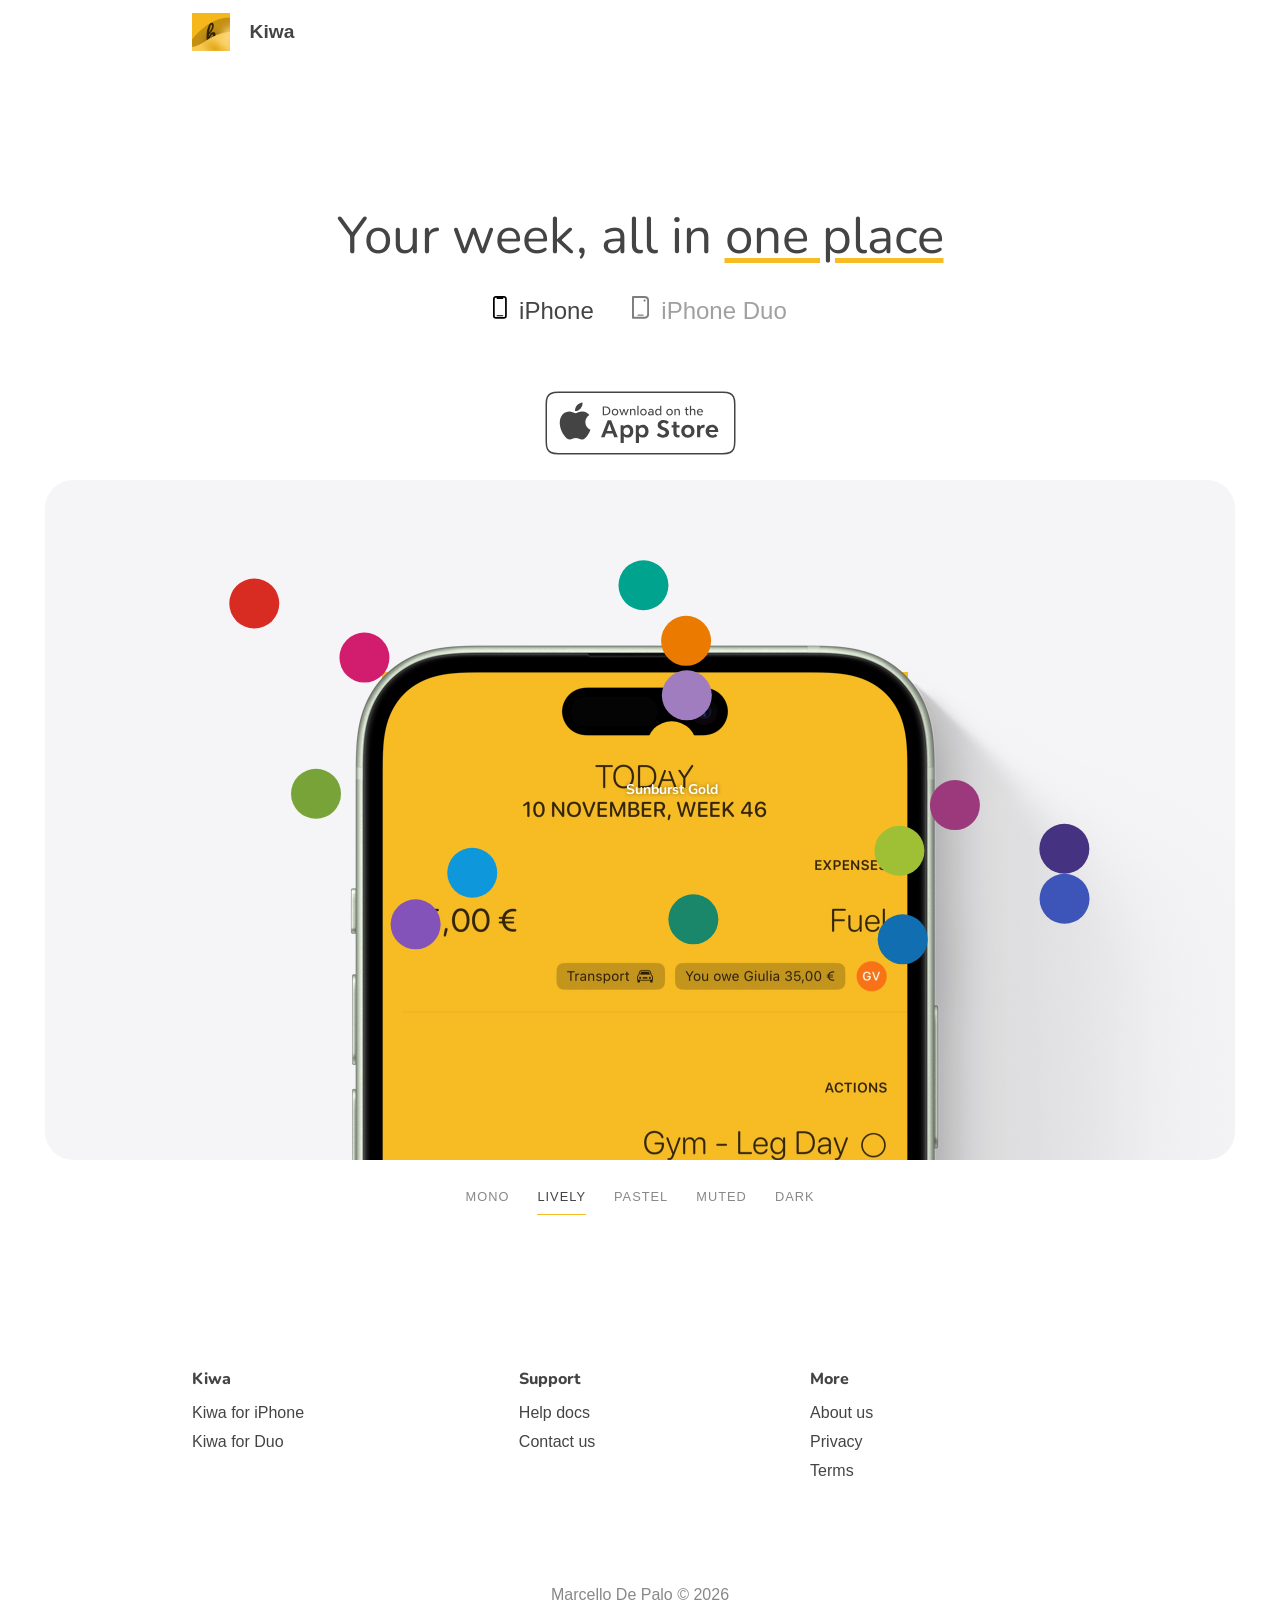
<file: index.html>
<!DOCTYPE html>
<html lang="en">
	<head>
		<meta http-equiv="Content-Type" content="text/html; charset=UTF-8">
		<meta name="viewport" content="width=device-width, initial-scale=1.0">

		<link rel="stylesheet" href="./resources/screen.css" media="all">
		<link rel="stylesheet" href="./resources/home.css" media="all">
		<link rel="stylesheet" href="./resources/overview.built.css" type="text/css" />
		<link rel="stylesheet" href="./resources/mondays.css?v=4" type="text/css" />

		<title>Kiwa</title>
		<link rel="icon" type="image/png" href="./resources/logo.png">

		<meta name="description" content="Your week, all in one place">

		<meta property="og:url" content="#">
		<meta property="og:title" content="Kiwa">
		<meta property="og:site_name" content="Kiwa">
		<meta property="og:type" content="website">
		<meta property="og:description" content="Kiwa brings your calendar, actions and expenses together in one timeline.">

		<link rel="preconnect" href="https://fonts.googleapis.com">
		<link rel="preconnect" href="https://fonts.gstatic.com" crossorigin>
		<link href="https://fonts.googleapis.com/css2?family=Nunito:ital,wght@0,200..1000;1,200..1000&display=swap" rel="stylesheet">
	</head>

	<body>
    <nav class="navigation" data-navigation-bar="">
      <div class="navigation-container wrapper">
          <a href="index.html" class="navigation-logo-container">
              <img class="navigation-logo" src="./resources/logo.png" alt="" data-theme-logo>
              <span><b>Kiwa</b></span>
          </a>
      </div>
    </nav>

  <main aria-role="main" class="homepage">
    <section class="section section-highlights">
      <div data-apps-hero="iphone">
        <div class="apps-hero-container wrapper">
          <h1>Your week, all in <u>one place</u></h1>
          <div class="apps-toggles-container" role="tablist">
            <div class="apps-toggle" data-apps-toggle="iphone" role="tab" tabindex="0">
              <span class="toggle-icon">
                <svg width="13.804" height="22.741" xmlns="http://www.w3.org/2000/svg"><path d="M2.922 22.741h7.96c.88 0 1.588-.256 2.121-.768.534-.512.8-1.187.8-2.025V2.793c0-.838-.266-1.513-.8-2.025C12.47.256 11.763 0 10.882 0h-7.96C2.048 0 1.342.256.806.768.269 1.28 0 1.955 0 2.793v17.155c0 .838.269 1.513.806 2.025s1.242.768 2.116.768Zm.225-1.730c-.458 0-.809-.116-1.052-.348-.244-.233-.366-.564-.366-.994V3.072c0-.43.122-.76.366-.993.243-.233.594-.35 1.052-.35h7.52c.451 0 .798.117 1.042.35.243.232.365.564.365.993V19.67c0 .43-.122.76-.365.994-.244.232-.59.349-1.042.349h-7.52Zm.935-.783h5.661a.48.48 0 0 0 .355-.14.494.494 0 0 0 .14-.365c0-.15-.047-.27-.14-.36a.49.49 0 0 0-.355-.134H4.082a.51.51 0 0 0-.36.134.467.467 0 0 0-.145.36.484.484 0 0 0 .505.505Zm.236-17.252h5.189c.222 0 .4-.07.532-.21a.756.756 0 0 0 .198-.542v-.495h-6.66v.495c0 .222.068.402.204.542.136.14.315.21.537.21Z" fill="#000" fill-rule="nonzero"></path></svg>
              </span>
              <span>iPhone</span>
            </div>
            <div class="apps-toggle" data-apps-toggle="duo" role="tab" tabindex="0">
              <span class="toggle-icon">
                <!-- SF Symbol "iphone.duo" (iOS 27.2), monochrome layer -->
                <svg width="17.16" height="22.741" viewBox="0 0 67.813 89.848" xmlns="http://www.w3.org/2000/svg"><path d="M23.93 77.904L43.832 77.904C45.191 77.904 46.109 76.987 46.109 75.627C46.109 74.229 45.191 73.351 43.832 73.351L23.93 73.351C22.622 73.351 21.642 74.229 21.642 75.627C21.642 76.987 22.622 77.904 23.93 77.904ZM49.74 22.564C52.051 22.564 53.971 20.644 53.971 18.271C53.971 15.949 52.051 14.04 49.74 14.04C47.367 14.04 45.469 15.949 45.469 18.271C45.469 20.644 47.367 22.564 49.74 22.564ZM4.316 89.848L49.632 89.848C61.305 89.848 67.813 83.351 67.813 71.667L67.813 18.17C67.813 6.497 61.305 0 49.632 0L4.316 0C1.71 0 0 1.71 0 4.305L0 85.543C0 88.137 1.71 89.848 4.316 89.848ZM9.418 81.948C8.279 81.948 7.849 81.517 7.849 80.39L7.849 9.457C7.849 8.33 8.279 7.9 9.418 7.9L49.088 7.9C56.033 7.9 59.902 11.757 59.902 18.713L59.902 71.134C59.902 78.09 56.033 81.948 49.088 81.948Z" fill="#000" fill-rule="nonzero"></path></svg>
              </span>
              <span>iPhone Duo</span>
            </div>
            <div class="apps-toggle" data-apps-toggle="mac" role="tab" tabindex="0">
              <span class="toggle-icon">
                <svg width="30.98" height="18" xmlns="http://www.w3.org/2000/svg"><path d="M1.214 18h28.553c.336 0 .623-.12.859-.36s.354-.528.354-.865c0-.336-.118-.624-.354-.864a1.162 1.162 0 0 0-.86-.36H1.215c-.337 0-.623.12-.86.36-.236.24-.354.528-.354.864 0 .337.118.625.354.865.237.24.523.36.86.36Zm2.352-1.654h1.73V3.283c0-.344.086-.601.258-.773.172-.172.43-.258.773-.258h18.326c.344 0 .602.086.774.258.172.172.258.43.258.773v13.063h1.73V2.8c0-.752-.196-1.32-.586-1.703-.39-.383-.962-.575-1.714-.575H5.865c-.709 0-1.270.192-1.680.575-.413.383-.619.95-.619 1.703v13.546Z" fill="#000" fill-rule="nonzero"></path></svg>
              </span>
              <span>Mac</span>
            </div>
            <div class="apps-toggle" data-apps-toggle="ipad" role="tab" tabindex="0">
              <span class="toggle-icon">
                <svg width="18" height="24" xmlns="http://www.w3.org/2000/svg"><path d="M.154 21.504c0 .845.274 1.529.822 2.052.547.522 1.265.784 2.153.784h12c.887 0 1.605-.262 2.153-.784.548-.523.822-1.207.822-2.052V2.984c0-.852-.274-1.540-.822-2.062-.548-.523-1.266-.784-2.154-.784H3.13c-.888 0-1.606.261-2.153.784-.548.523-.822 1.210-.822 2.062v18.52Zm1.73-.29V3.274c0-.444.128-.79.386-1.036.258-.247.616-.37 1.074-.37h11.57c.458 0 .816.123 1.074.37.258.247.387.592.387 1.036v17.94c0 .437-.13.779-.387 1.026-.258.247-.616.37-1.074.37H3.344c-.458 0-.816-.123-1.074-.37-.258-.247-.387-.59-.387-1.026Zm4.2.58h6.09c.15 0 .272-.047.366-.14a.494.494 0 0 0 .14-.365c0-.15-.047-.27-.14-.36a.505.505 0 0 0-.366-.134h-6.09a.49.49 0 0 0-.355.134.476.476 0 0 0-.14.36c0 .15.047.272.14.365a.48.48 0 0 0 .354.14Z" fill="#000" fill-rule="nonzero"></path></svg>
              </span>
              <span>iPad</span>
            </div>
          </div>
          <div class="apps-buttons-container">
            <a class="apps-app-store-button" href="https://apps.apple.com/app/kiwa-calendar-planner/id6812842564"><img src="./resources/download app store.svg" alt="Download on the App Store"></a>
            <span class="apps-coming-soon">Coming soon</span>
          </div>
        </div>
        <div class="highlights-content" data-component-list="HighlightsGallery" id="highlights-gallery">
          <div class="media-gallery-wrapper">
            <div class="media-gallery-limiter">
              <div id="media-gallery" class="gallery media-gallery media-gallery-initialized" aria-label="media-gallery">
                <div class="item-container">

                  <div class="gallery-item media-gallery-item-iphone" data-ac-gallery-item="iphone" role="tabpanel">
                    <figure role="img" class="gallery-figure" aria-label="Kiwa on iPhone">
                      <div class="positioned-media-element startframe"></div>
                      <div class="positioned-media-element hardware"></div>
                    </figure>
                  </div>

                  <div class="gallery-item media-gallery-item-duo" data-ac-gallery-item="duo" role="tabpanel">
                    <figure role="img" class="gallery-figure" aria-label="Kiwa on iPhone Duo, open with two panes side by side">
                      <div class="duo-device">
                        <div class="duo-screen">
                          
                          
                        </div>
                      </div>
                    </figure>
                  </div>

                  <div class="gallery-item media-gallery-item-mac" data-ac-gallery-item="mac" role="tabpanel">
                    <figure role="img" class="gallery-figure gallery-figure-soon" aria-label="Kiwa for Mac is coming soon">
                      <div class="soon-card">
                        <img src="./resources/logo.png" alt="">
                        <p class="soon-title">Kiwa for Mac</p>
                        <p class="soon-subtitle">Coming soon</p>
                      </div>
                    </figure>
                  </div>

                  <div class="gallery-item media-gallery-item-ipad" data-ac-gallery-item="ipad" role="tabpanel">
                    <figure role="img" class="gallery-figure gallery-figure-soon" aria-label="Kiwa for iPad is coming soon">
                      <div class="soon-card">
                        <img src="./resources/logo.png" alt="">
                        <p class="soon-title">Kiwa for iPad</p>
                        <p class="soon-subtitle">Coming soon</p>
                      </div>
                    </figure>
                  </div>

                </div>
              </div>
              <!-- The app's colour spheres over the whole gallery: see resources/spheres.js -->
              <div class="color-spheres-stage" data-color-spheres>
                <canvas class="color-spheres-canvas" aria-hidden="true"></canvas>
              </div>
            </div>
            <div class="color-families" data-color-families role="group" aria-label="Colour family"></div>
          </div>
          <fieldset class="visuallyhidden" data-color-radios>
            <legend>Theme colour</legend>
          </fieldset>
          <p class="visuallyhidden" data-color-name aria-live="polite">Sunburst Gold</p>
        </div>
        <script src="./resources/apps-hero.js"></script>
        <script src="./resources/spheres.js?v=7"></script>
      </div>
    </section>
  </main>

  <footer class="footer wrapper">
    <div class="footer-links">
        <ul>
            <li>Kiwa</li>
            <li><a href="https://apps.apple.com/app/kiwa-calendar-planner/id6812842564">Kiwa for iPhone</a></li>
            <li><a href="https://apps.apple.com/app/kiwa-calendar-planner/id6812842564">Kiwa for Duo</a></li>
        </ul>
        <ul>
            <li>Support</li>
            <li><a href="#">Help docs</a></li>
            <li><a href="mailto:marcellodepalo@gmail.com">Contact us</a></li>
        </ul>
        <ul>
            <li>More</li>
            <li><a href="#">About us</a></li>
            <li><a href="privacy.html">Privacy</a></li>
            <li><a href="terms.html">Terms</a></li>
        </ul>
    </div>
    <div class="footer-copyright">
        <a href="#">Marcello De Palo © 2026</a>
    </div>
  </footer>

</body>
</html>
</file>
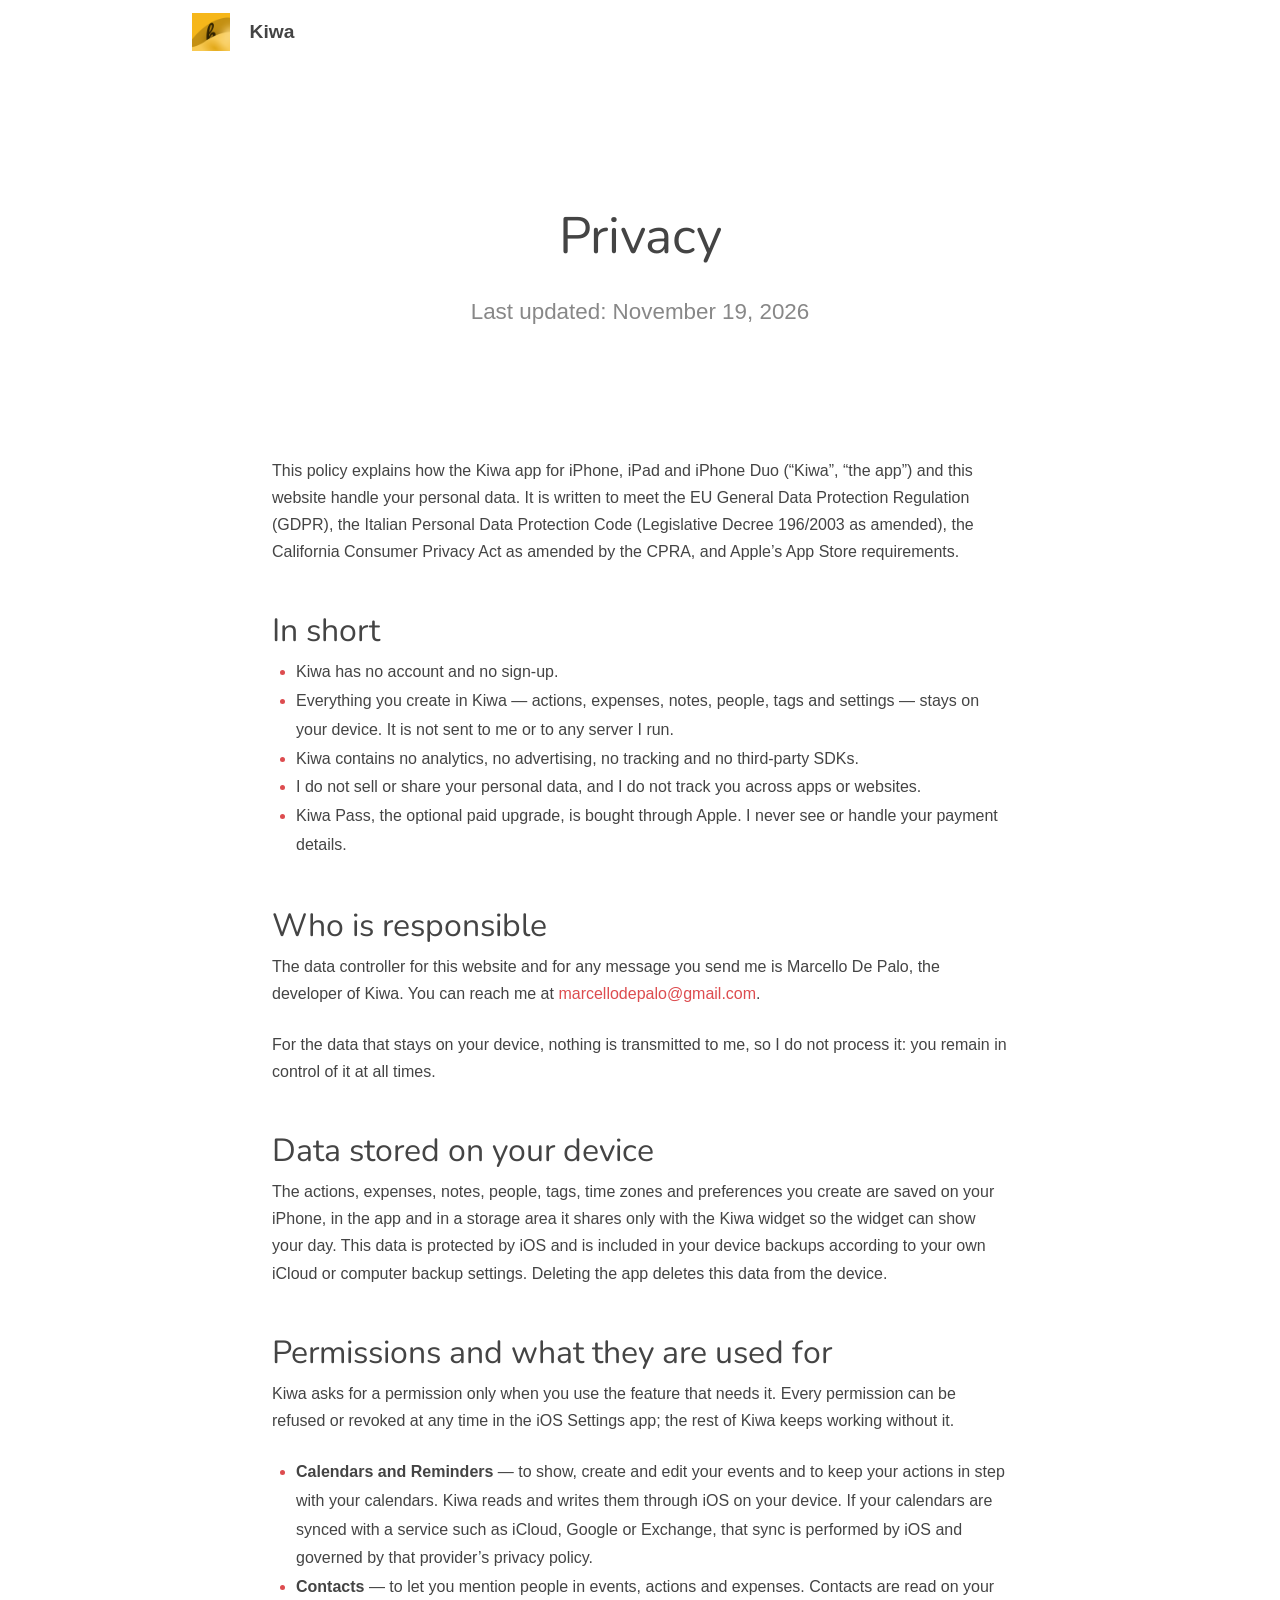
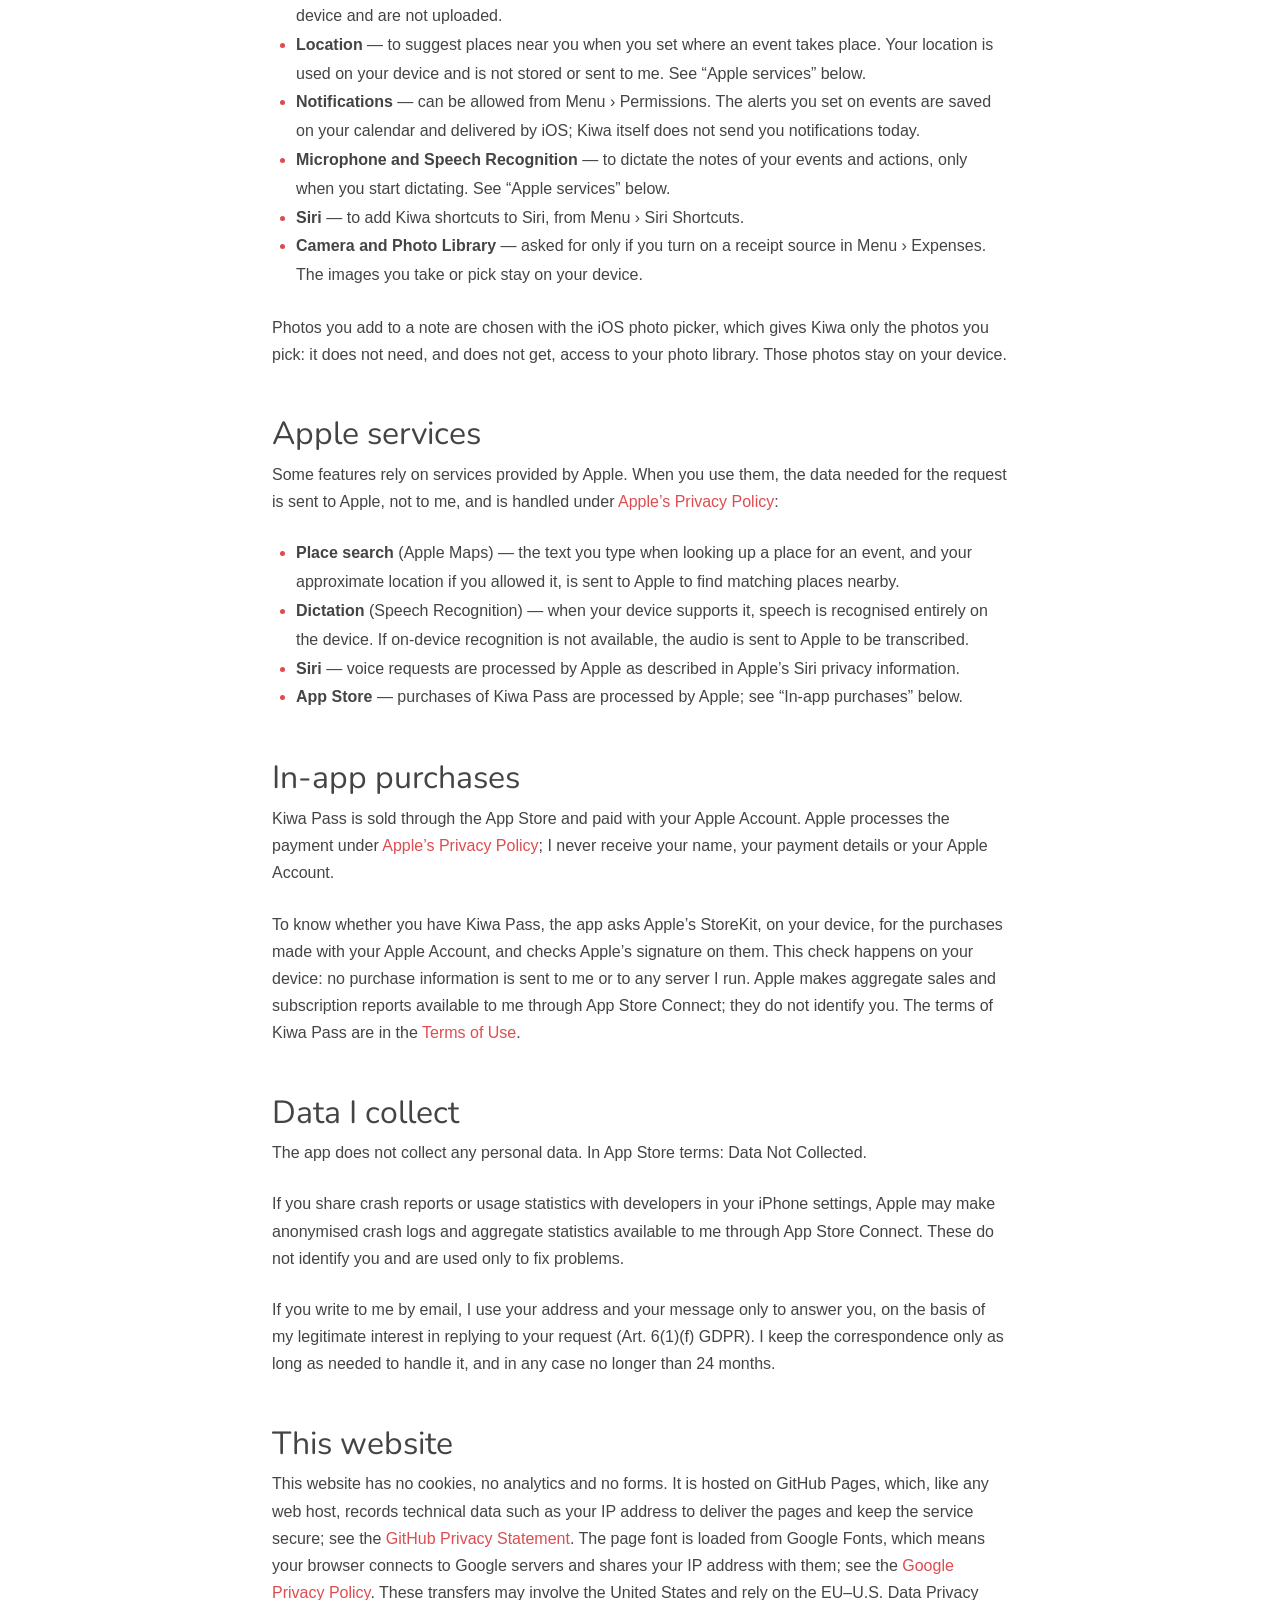
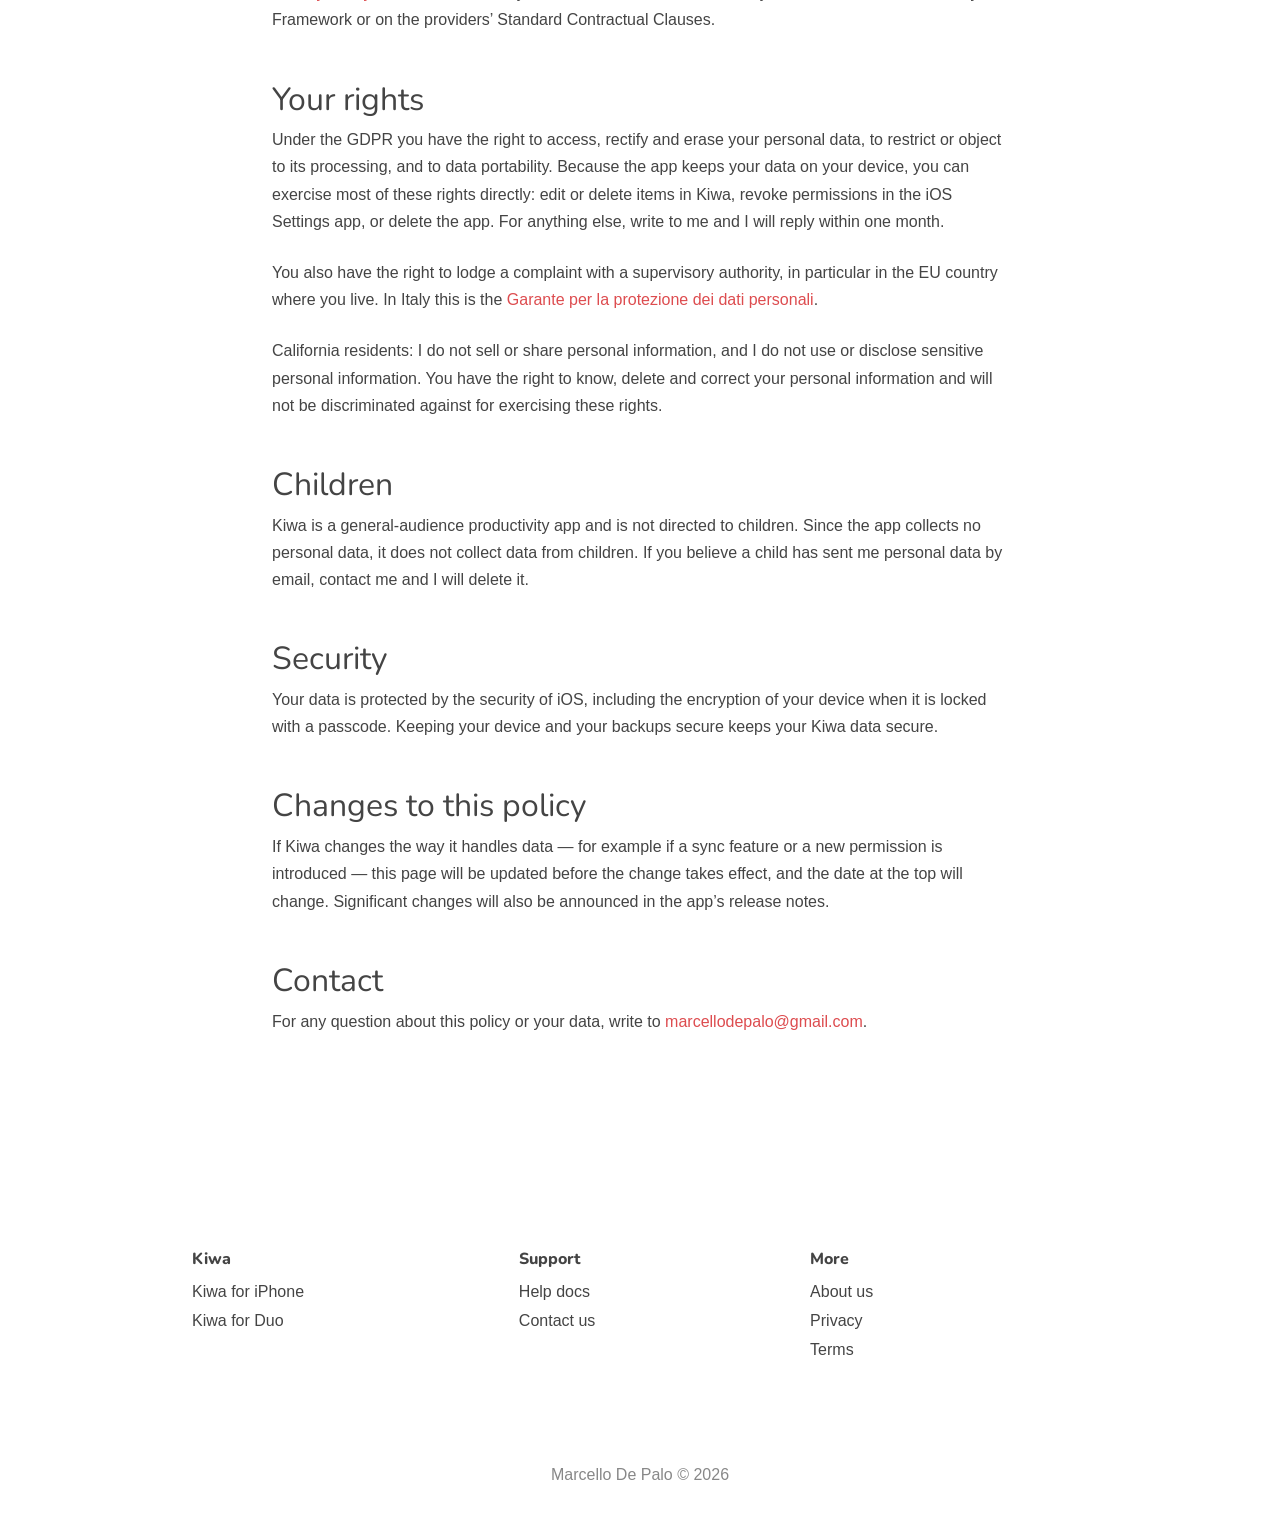
<file: privacy.html>
<!DOCTYPE html>
<html lang="en">
	<head>
		<meta http-equiv="Content-Type" content="text/html; charset=UTF-8">
		<meta name="viewport" content="width=device-width, initial-scale=1.0">

		<link rel="stylesheet" href="./resources/screen.css" media="all">
		<link rel="stylesheet" href="./resources/faq.css" media="all">
		<link rel="stylesheet" href="./resources/mondays.css?v=4" media="all">

		<title>Kiwa - Privacy</title>
		<link rel="icon" type="image/png" href="./resources/logo.png">

		<meta name="description" content="How Kiwa handles your data">

		<meta property="og:url" content="#">
		<meta property="og:title" content="Kiwa - Privacy">
		<meta property="og:site_name" content="Kiwa">
		<meta property="og:type" content="website">
		<meta property="og:description" content="How Kiwa handles your data">

		<link rel="preconnect" href="https://fonts.googleapis.com">
		<link rel="preconnect" href="https://fonts.gstatic.com" crossorigin>
		<link href="https://fonts.googleapis.com/css2?family=Nunito:ital,wght@0,200..1000;1,200..1000&display=swap" rel="stylesheet">
	</head>

	<body>
		<nav class="navigation" data-navigation-bar="">
      <div class="navigation-container wrapper">
          <a href="index.html" class="navigation-logo-container">
              <img class="navigation-logo" src="./resources/logo.png" alt="">
              <span><b>Kiwa</b></span>
          </a>
      </div>
    </nav>

  <main aria-role="main" class="faq">
    <section>
      <article class="wrapper">
        <header>
          <h1>Privacy</h1>
          <p class="subtitle">Last updated: November 19, 2026</p>
        </header>

        <p>This policy explains how the Kiwa app for iPhone, iPad and iPhone Duo (“Kiwa”, “the app”) and this website handle your personal data. It is written to meet the EU General Data Protection Regulation (GDPR), the Italian Personal Data Protection Code (Legislative Decree 196/2003 as amended), the California Consumer Privacy Act as amended by the CPRA, and Apple’s App Store requirements.</p>

        <h2>In short</h2>
        <ul>
          <li>Kiwa has no account and no sign-up.</li>
          <li>Everything you create in Kiwa — actions, expenses, notes, people, tags and settings — stays on your device. It is not sent to me or to any server I run.</li>
          <li>Kiwa contains no analytics, no advertising, no tracking and no third-party SDKs.</li>
          <li>I do not sell or share your personal data, and I do not track you across apps or websites.</li>
          <li>Kiwa Pass, the optional paid upgrade, is bought through Apple. I never see or handle your payment details.</li>
        </ul>

        <h2>Who is responsible</h2>
        <p>The data controller for this website and for any message you send me is Marcello De Palo, the developer of Kiwa. You can reach me at <a href="mailto:marcellodepalo@gmail.com">marcellodepalo@gmail.com</a>.</p>
        <p>For the data that stays on your device, nothing is transmitted to me, so I do not process it: you remain in control of it at all times.</p>

        <h2>Data stored on your device</h2>
        <p>The actions, expenses, notes, people, tags, time zones and preferences you create are saved on your iPhone, in the app and in a storage area it shares only with the Kiwa widget so the widget can show your day. This data is protected by iOS and is included in your device backups according to your own iCloud or computer backup settings. Deleting the app deletes this data from the device.</p>

        <h2>Permissions and what they are used for</h2>
        <p>Kiwa asks for a permission only when you use the feature that needs it. Every permission can be refused or revoked at any time in the iOS Settings app; the rest of Kiwa keeps working without it.</p>
        <ul>
          <li><strong>Calendars and Reminders</strong> — to show, create and edit your events and to keep your actions in step with your calendars. Kiwa reads and writes them through iOS on your device. If your calendars are synced with a service such as iCloud, Google or Exchange, that sync is performed by iOS and governed by that provider’s privacy policy.</li>
          <li><strong>Contacts</strong> — to let you mention people in events, actions and expenses. Contacts are read on your device and are not uploaded.</li>
          <li><strong>Location</strong> — to suggest places near you when you set where an event takes place. Your location is used on your device and is not stored or sent to me. See “Apple services” below.</li>
          <li><strong>Notifications</strong> — can be allowed from Menu › Permissions. The alerts you set on events are saved on your calendar and delivered by iOS; Kiwa itself does not send you notifications today.</li>
          <li><strong>Microphone and Speech Recognition</strong> — to dictate the notes of your events and actions, only when you start dictating. See “Apple services” below.</li>
          <li><strong>Siri</strong> — to add Kiwa shortcuts to Siri, from Menu › Siri Shortcuts.</li>
          <li><strong>Camera and Photo Library</strong> — asked for only if you turn on a receipt source in Menu › Expenses. The images you take or pick stay on your device.</li>
        </ul>
        <p>Photos you add to a note are chosen with the iOS photo picker, which gives Kiwa only the photos you pick: it does not need, and does not get, access to your photo library. Those photos stay on your device.</p>

        <h2>Apple services</h2>
        <p>Some features rely on services provided by Apple. When you use them, the data needed for the request is sent to Apple, not to me, and is handled under <a href="https://www.apple.com/legal/privacy/">Apple’s Privacy Policy</a>:</p>
        <ul>
          <li><strong>Place search</strong> (Apple Maps) — the text you type when looking up a place for an event, and your approximate location if you allowed it, is sent to Apple to find matching places nearby.</li>
          <li><strong>Dictation</strong> (Speech Recognition) — when your device supports it, speech is recognised entirely on the device. If on-device recognition is not available, the audio is sent to Apple to be transcribed.</li>
          <li><strong>Siri</strong> — voice requests are processed by Apple as described in Apple’s Siri privacy information.</li>
          <li><strong>App Store</strong> — purchases of Kiwa Pass are processed by Apple; see “In-app purchases” below.</li>
        </ul>

        <h2>In-app purchases</h2>
        <p>Kiwa Pass is sold through the App Store and paid with your Apple Account. Apple processes the payment under <a href="https://www.apple.com/legal/privacy/">Apple’s Privacy Policy</a>; I never receive your name, your payment details or your Apple Account.</p>
        <p>To know whether you have Kiwa Pass, the app asks Apple’s StoreKit, on your device, for the purchases made with your Apple Account, and checks Apple’s signature on them. This check happens on your device: no purchase information is sent to me or to any server I run. Apple makes aggregate sales and subscription reports available to me through App Store Connect; they do not identify you. The terms of Kiwa Pass are in the <a href="terms.html">Terms of Use</a>.</p>

        <h2>Data I collect</h2>
        <p>The app does not collect any personal data. In App Store terms: <em>Data Not Collected</em>.</p>
        <p>If you share crash reports or usage statistics with developers in your iPhone settings, Apple may make anonymised crash logs and aggregate statistics available to me through App Store Connect. These do not identify you and are used only to fix problems.</p>
        <p>If you write to me by email, I use your address and your message only to answer you, on the basis of my legitimate interest in replying to your request (Art. 6(1)(f) GDPR). I keep the correspondence only as long as needed to handle it, and in any case no longer than 24 months.</p>

        <h2>This website</h2>
        <p>This website has no cookies, no analytics and no forms. It is hosted on GitHub Pages, which, like any web host, records technical data such as your IP address to deliver the pages and keep the service secure; see the <a href="https://docs.github.com/en/site-policy/privacy-policies/github-general-privacy-statement">GitHub Privacy Statement</a>. The page font is loaded from Google Fonts, which means your browser connects to Google servers and shares your IP address with them; see the <a href="https://policies.google.com/privacy">Google Privacy Policy</a>. These transfers may involve the United States and rely on the EU–U.S. Data Privacy Framework or on the providers’ Standard Contractual Clauses.</p>

        <h2>Your rights</h2>
        <p>Under the GDPR you have the right to access, rectify and erase your personal data, to restrict or object to its processing, and to data portability. Because the app keeps your data on your device, you can exercise most of these rights directly: edit or delete items in Kiwa, revoke permissions in the iOS Settings app, or delete the app. For anything else, write to me and I will reply within one month.</p>
        <p>You also have the right to lodge a complaint with a supervisory authority, in particular in the EU country where you live. In Italy this is the <a href="https://www.garanteprivacy.it/">Garante per la protezione dei dati personali</a>.</p>
        <p>California residents: I do not sell or share personal information, and I do not use or disclose sensitive personal information. You have the right to know, delete and correct your personal information and will not be discriminated against for exercising these rights.</p>

        <h2>Children</h2>
        <p>Kiwa is a general-audience productivity app and is not directed to children. Since the app collects no personal data, it does not collect data from children. If you believe a child has sent me personal data by email, contact me and I will delete it.</p>

        <h2>Security</h2>
        <p>Your data is protected by the security of iOS, including the encryption of your device when it is locked with a passcode. Keeping your device and your backups secure keeps your Kiwa data secure.</p>

        <h2>Changes to this policy</h2>
        <p>If Kiwa changes the way it handles data — for example if a sync feature or a new permission is introduced — this page will be updated before the change takes effect, and the date at the top will change. Significant changes will also be announced in the app’s release notes.</p>

        <h2>Contact</h2>
        <p>For any question about this policy or your data, write to <a href="mailto:marcellodepalo@gmail.com">marcellodepalo@gmail.com</a>.</p>
      </article>
    </section>
  </main>

  <footer class="footer wrapper">
    <div class="footer-links">
        <ul>
            <li>Kiwa</li>
            <li><a href="https://apps.apple.com/app/kiwa-calendar-planner/id6812842564">Kiwa for iPhone</a></li>
            <li><a href="https://apps.apple.com/app/kiwa-calendar-planner/id6812842564">Kiwa for Duo</a></li>
        </ul>
        <ul>
            <li>Support</li>
            <li><a href="#">Help docs</a></li>
            <li><a href="mailto:marcellodepalo@gmail.com">Contact us</a></li>
        </ul>
        <ul>
            <li>More</li>
            <li><a href="#">About us</a></li>
            <li><a href="privacy.html">Privacy</a></li>
            <li><a href="terms.html">Terms</a></li>
        </ul>
    </div>
    <div class="footer-copyright">
        <a href="#">Marcello De Palo © 2026</a>
    </div>
  </footer>

</body>
</html>
</file>
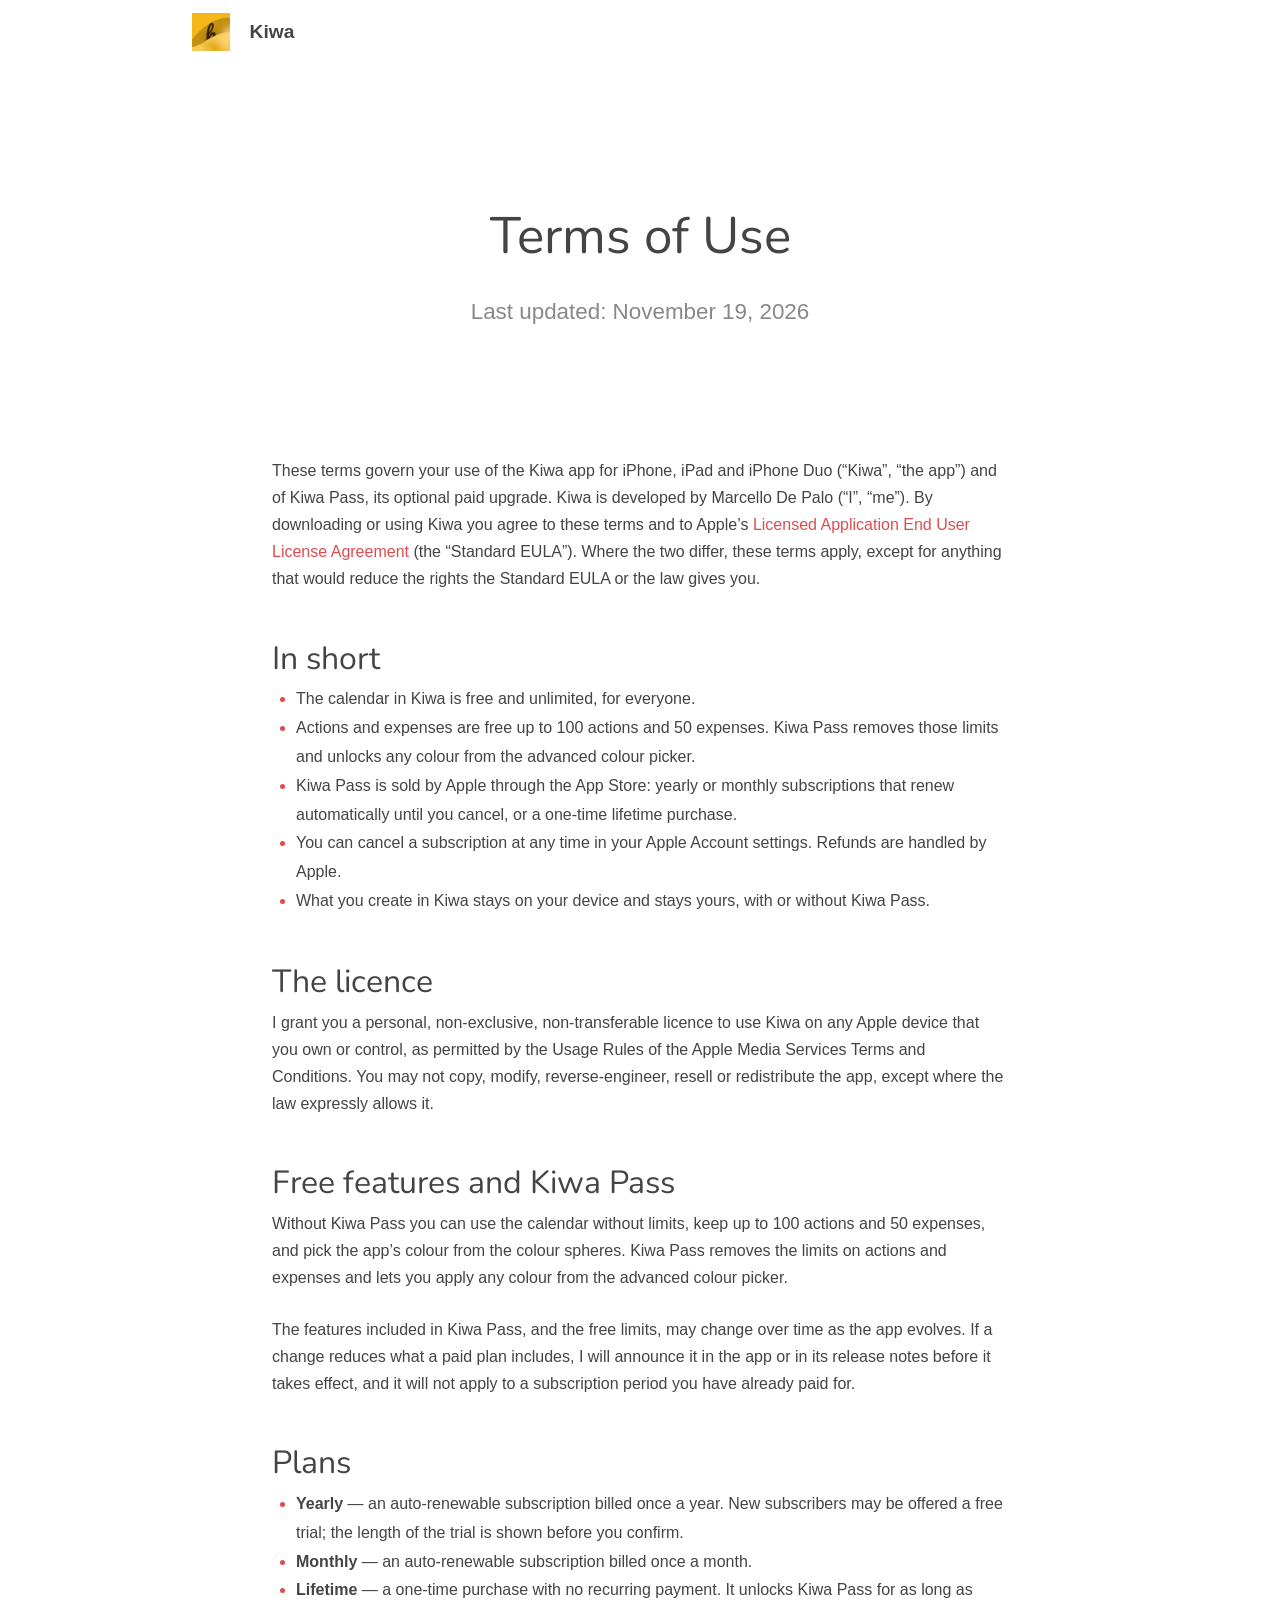
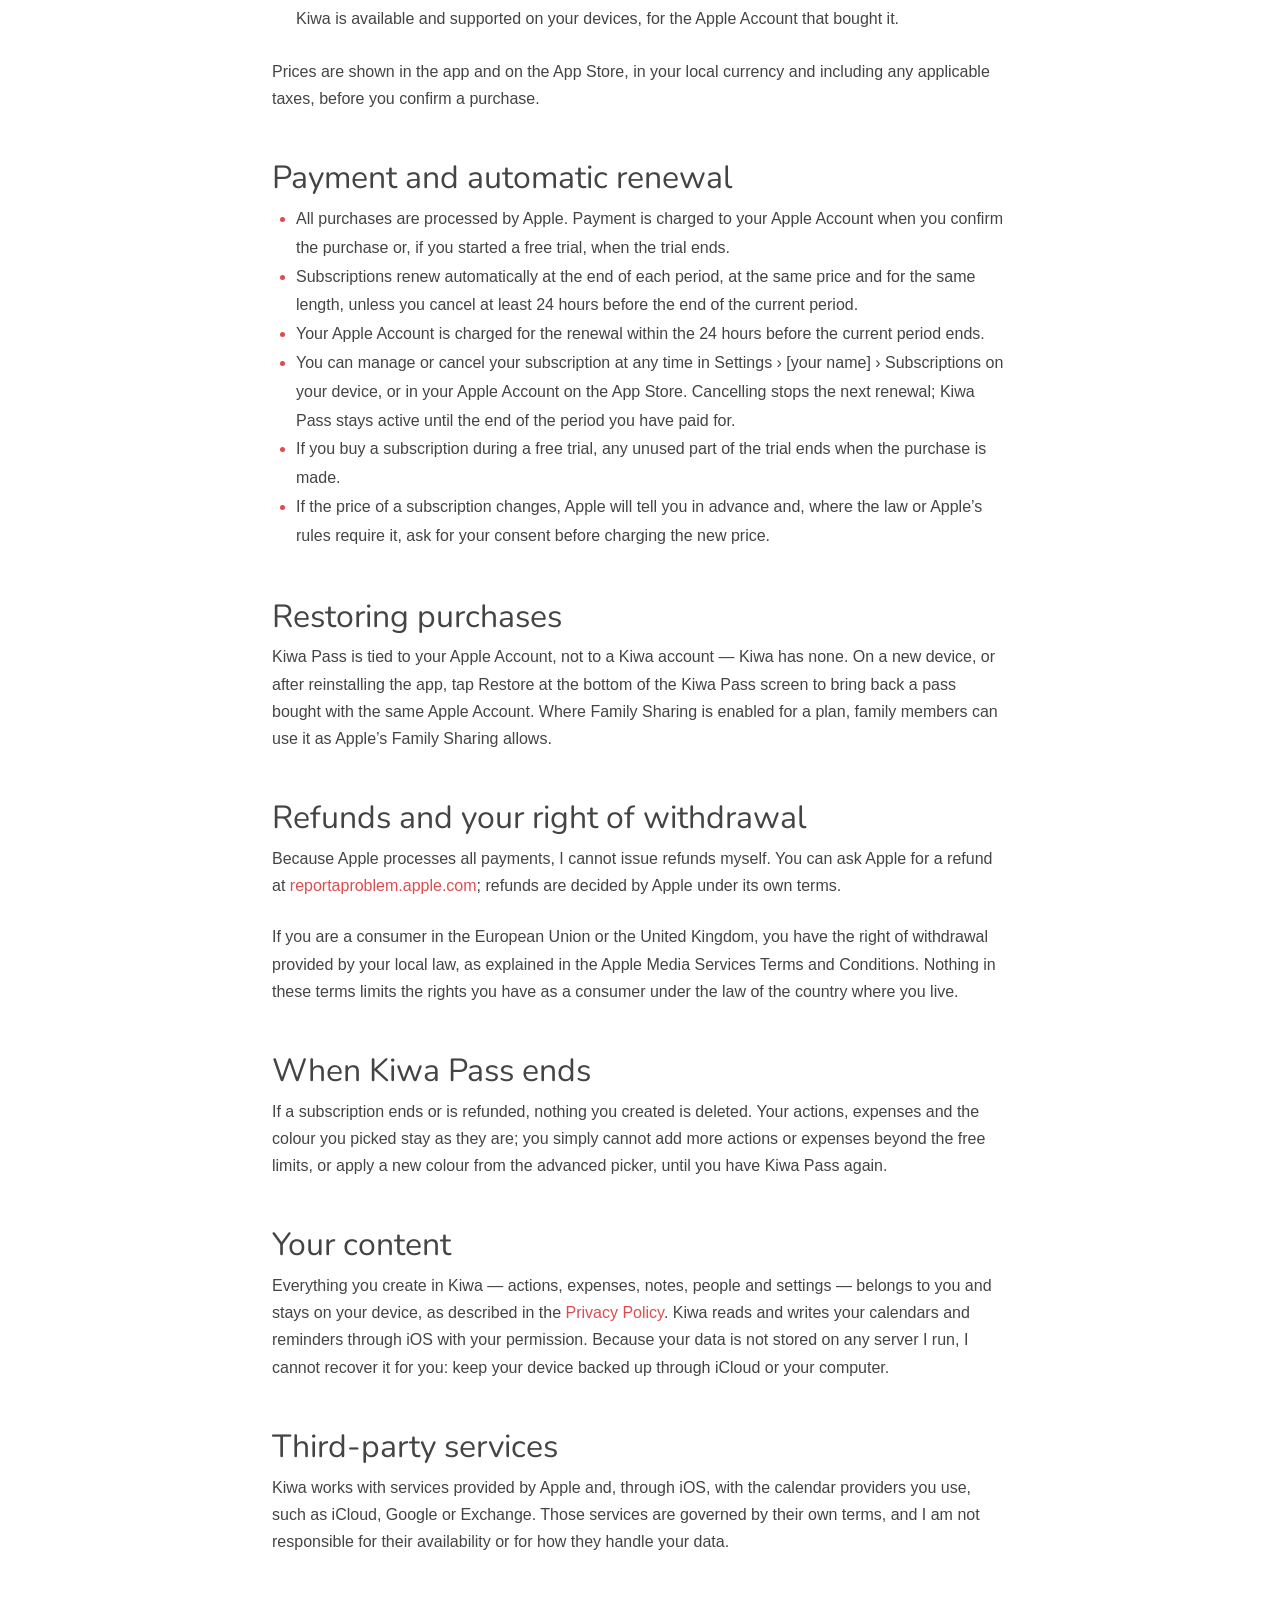
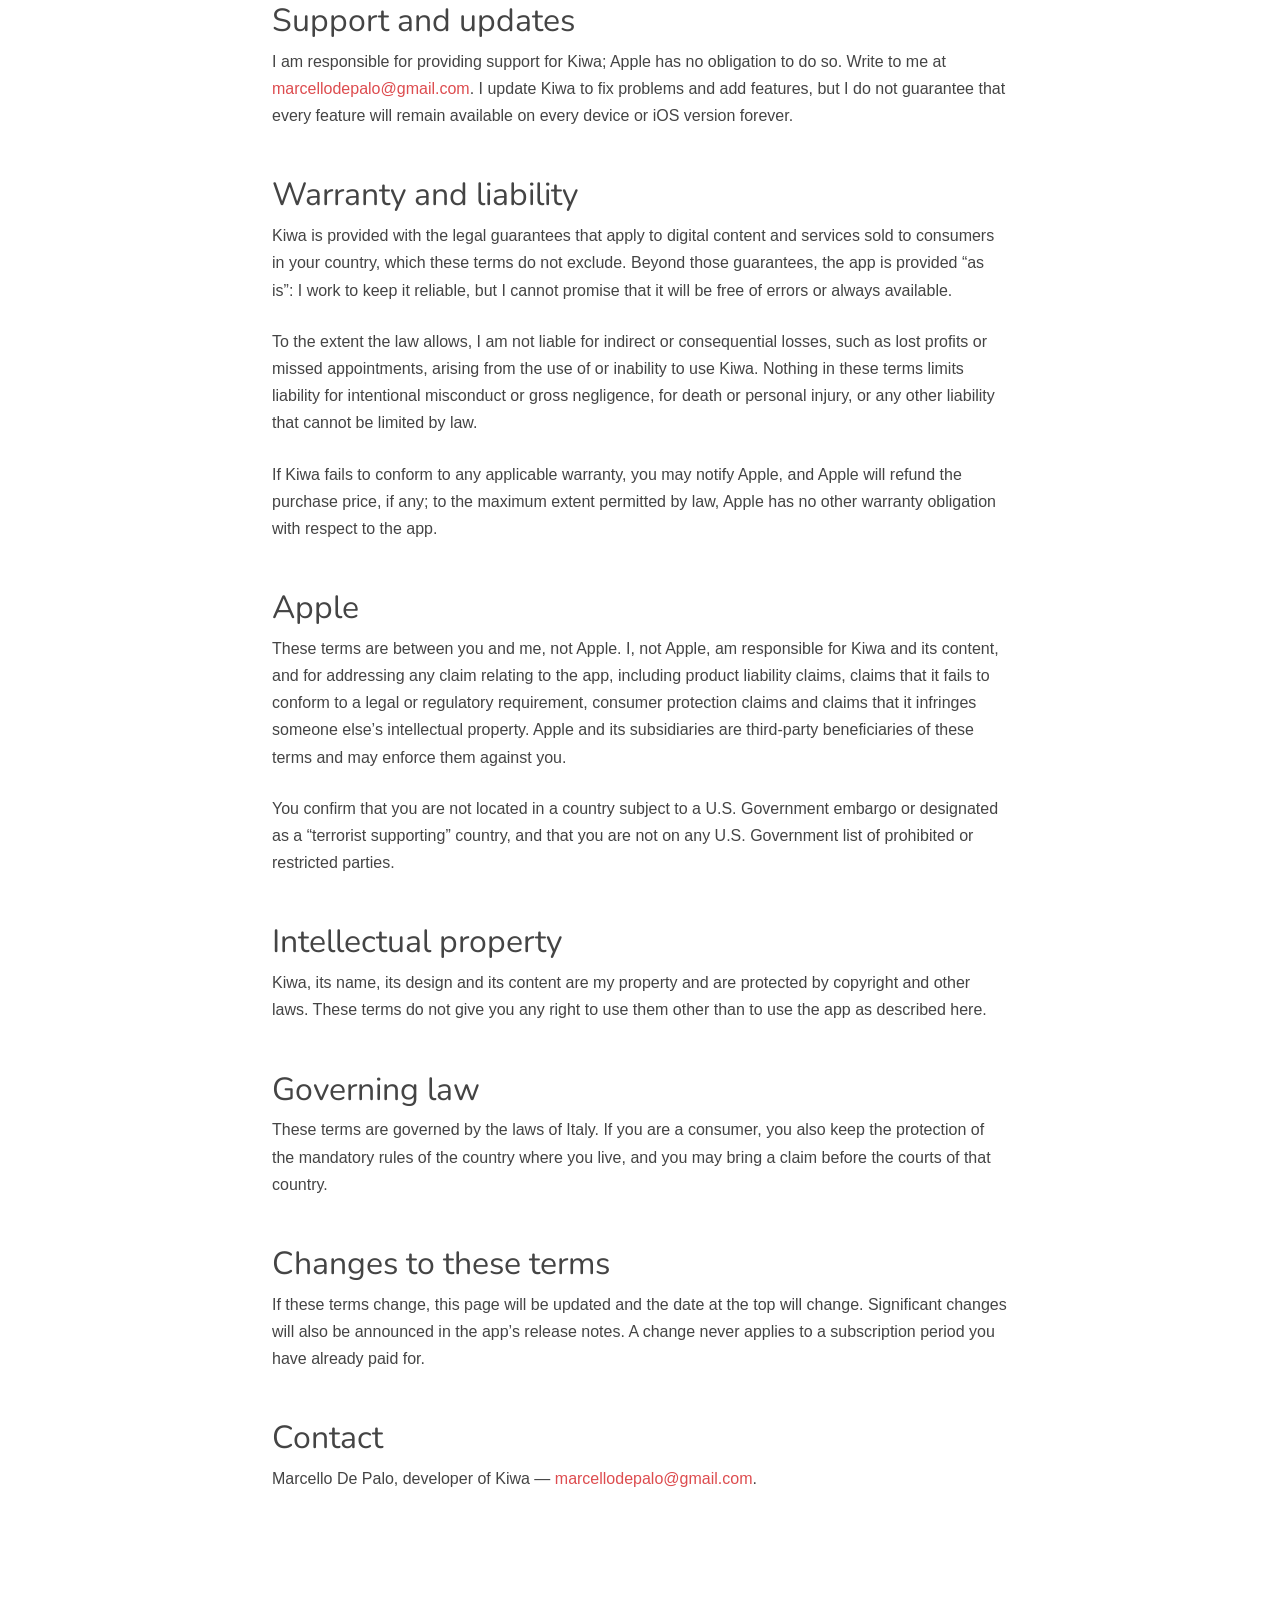
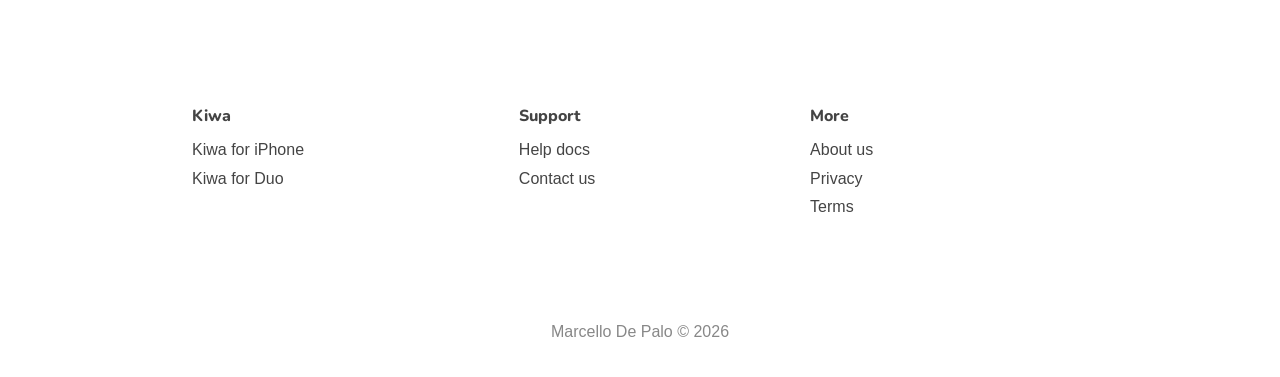
<file: terms.html>
<!DOCTYPE html>
<html lang="en">
	<head>
		<meta http-equiv="Content-Type" content="text/html; charset=UTF-8">
		<meta name="viewport" content="width=device-width, initial-scale=1.0">

		<link rel="stylesheet" href="./resources/screen.css" media="all">
		<link rel="stylesheet" href="./resources/faq.css" media="all">
		<link rel="stylesheet" href="./resources/mondays.css?v=4" media="all">

		<title>Kiwa - Terms of Use</title>
		<link rel="icon" type="image/png" href="./resources/logo.png">

		<meta name="description" content="The terms for using Kiwa and Kiwa Pass">

		<meta property="og:url" content="#">
		<meta property="og:title" content="Kiwa - Terms of Use">
		<meta property="og:site_name" content="Kiwa">
		<meta property="og:type" content="website">
		<meta property="og:description" content="The terms for using Kiwa and Kiwa Pass">

		<link rel="preconnect" href="https://fonts.googleapis.com">
		<link rel="preconnect" href="https://fonts.gstatic.com" crossorigin>
		<link href="https://fonts.googleapis.com/css2?family=Nunito:ital,wght@0,200..1000;1,200..1000&display=swap" rel="stylesheet">
	</head>

	<body>
		<nav class="navigation" data-navigation-bar="">
      <div class="navigation-container wrapper">
          <a href="index.html" class="navigation-logo-container">
              <img class="navigation-logo" src="./resources/logo.png" alt="">
              <span><b>Kiwa</b></span>
          </a>
      </div>
    </nav>

  <main aria-role="main" class="faq">
    <section>
      <article class="wrapper">
        <header>
          <h1>Terms of Use</h1>
          <p class="subtitle">Last updated: November 19, 2026</p>
        </header>

        <p>These terms govern your use of the Kiwa app for iPhone, iPad and iPhone Duo (“Kiwa”, “the app”) and of Kiwa Pass, its optional paid upgrade. Kiwa is developed by Marcello De Palo (“I”, “me”). By downloading or using Kiwa you agree to these terms and to Apple’s <a href="https://www.apple.com/legal/internet-services/itunes/dev/stdeula/">Licensed Application End User License Agreement</a> (the “Standard EULA”). Where the two differ, these terms apply, except for anything that would reduce the rights the Standard EULA or the law gives you.</p>

        <h2>In short</h2>
        <ul>
          <li>The calendar in Kiwa is free and unlimited, for everyone.</li>
          <li>Actions and expenses are free up to 100 actions and 50 expenses. Kiwa Pass removes those limits and unlocks any colour from the advanced colour picker.</li>
          <li>Kiwa Pass is sold by Apple through the App Store: yearly or monthly subscriptions that renew automatically until you cancel, or a one-time lifetime purchase.</li>
          <li>You can cancel a subscription at any time in your Apple Account settings. Refunds are handled by Apple.</li>
          <li>What you create in Kiwa stays on your device and stays yours, with or without Kiwa Pass.</li>
        </ul>

        <h2>The licence</h2>
        <p>I grant you a personal, non-exclusive, non-transferable licence to use Kiwa on any Apple device that you own or control, as permitted by the Usage Rules of the Apple Media Services Terms and Conditions. You may not copy, modify, reverse-engineer, resell or redistribute the app, except where the law expressly allows it.</p>

        <h2>Free features and Kiwa Pass</h2>
        <p>Without Kiwa Pass you can use the calendar without limits, keep up to 100 actions and 50 expenses, and pick the app’s colour from the colour spheres. Kiwa Pass removes the limits on actions and expenses and lets you apply any colour from the advanced colour picker.</p>
        <p>The features included in Kiwa Pass, and the free limits, may change over time as the app evolves. If a change reduces what a paid plan includes, I will announce it in the app or in its release notes before it takes effect, and it will not apply to a subscription period you have already paid for.</p>

        <h2>Plans</h2>
        <ul>
          <li><strong>Yearly</strong> — an auto-renewable subscription billed once a year. New subscribers may be offered a free trial; the length of the trial is shown before you confirm.</li>
          <li><strong>Monthly</strong> — an auto-renewable subscription billed once a month.</li>
          <li><strong>Lifetime</strong> — a one-time purchase with no recurring payment. It unlocks Kiwa Pass for as long as Kiwa is available and supported on your devices, for the Apple Account that bought it.</li>
        </ul>
        <p>Prices are shown in the app and on the App Store, in your local currency and including any applicable taxes, before you confirm a purchase.</p>

        <h2>Payment and automatic renewal</h2>
        <ul>
          <li>All purchases are processed by Apple. Payment is charged to your Apple Account when you confirm the purchase or, if you started a free trial, when the trial ends.</li>
          <li>Subscriptions renew automatically at the end of each period, at the same price and for the same length, unless you cancel at least 24 hours before the end of the current period.</li>
          <li>Your Apple Account is charged for the renewal within the 24 hours before the current period ends.</li>
          <li>You can manage or cancel your subscription at any time in <em>Settings › [your name] › Subscriptions</em> on your device, or in your Apple Account on the App Store. Cancelling stops the next renewal; Kiwa Pass stays active until the end of the period you have paid for.</li>
          <li>If you buy a subscription during a free trial, any unused part of the trial ends when the purchase is made.</li>
          <li>If the price of a subscription changes, Apple will tell you in advance and, where the law or Apple’s rules require it, ask for your consent before charging the new price.</li>
        </ul>

        <h2>Restoring purchases</h2>
        <p>Kiwa Pass is tied to your Apple Account, not to a Kiwa account — Kiwa has none. On a new device, or after reinstalling the app, tap <em>Restore</em> at the bottom of the Kiwa Pass screen to bring back a pass bought with the same Apple Account. Where Family Sharing is enabled for a plan, family members can use it as Apple’s Family Sharing allows.</p>

        <h2>Refunds and your right of withdrawal</h2>
        <p>Because Apple processes all payments, I cannot issue refunds myself. You can ask Apple for a refund at <a href="https://reportaproblem.apple.com">reportaproblem.apple.com</a>; refunds are decided by Apple under its own terms.</p>
        <p>If you are a consumer in the European Union or the United Kingdom, you have the right of withdrawal provided by your local law, as explained in the Apple Media Services Terms and Conditions. Nothing in these terms limits the rights you have as a consumer under the law of the country where you live.</p>

        <h2>When Kiwa Pass ends</h2>
        <p>If a subscription ends or is refunded, nothing you created is deleted. Your actions, expenses and the colour you picked stay as they are; you simply cannot add more actions or expenses beyond the free limits, or apply a new colour from the advanced picker, until you have Kiwa Pass again.</p>

        <h2>Your content</h2>
        <p>Everything you create in Kiwa — actions, expenses, notes, people and settings — belongs to you and stays on your device, as described in the <a href="privacy.html">Privacy Policy</a>. Kiwa reads and writes your calendars and reminders through iOS with your permission. Because your data is not stored on any server I run, I cannot recover it for you: keep your device backed up through iCloud or your computer.</p>

        <h2>Third-party services</h2>
        <p>Kiwa works with services provided by Apple and, through iOS, with the calendar providers you use, such as iCloud, Google or Exchange. Those services are governed by their own terms, and I am not responsible for their availability or for how they handle your data.</p>

        <h2>Support and updates</h2>
        <p>I am responsible for providing support for Kiwa; Apple has no obligation to do so. Write to me at <a href="mailto:marcellodepalo@gmail.com">marcellodepalo@gmail.com</a>. I update Kiwa to fix problems and add features, but I do not guarantee that every feature will remain available on every device or iOS version forever.</p>

        <h2>Warranty and liability</h2>
        <p>Kiwa is provided with the legal guarantees that apply to digital content and services sold to consumers in your country, which these terms do not exclude. Beyond those guarantees, the app is provided “as is”: I work to keep it reliable, but I cannot promise that it will be free of errors or always available.</p>
        <p>To the extent the law allows, I am not liable for indirect or consequential losses, such as lost profits or missed appointments, arising from the use of or inability to use Kiwa. Nothing in these terms limits liability for intentional misconduct or gross negligence, for death or personal injury, or any other liability that cannot be limited by law.</p>
        <p>If Kiwa fails to conform to any applicable warranty, you may notify Apple, and Apple will refund the purchase price, if any; to the maximum extent permitted by law, Apple has no other warranty obligation with respect to the app.</p>

        <h2>Apple</h2>
        <p>These terms are between you and me, not Apple. I, not Apple, am responsible for Kiwa and its content, and for addressing any claim relating to the app, including product liability claims, claims that it fails to conform to a legal or regulatory requirement, consumer protection claims and claims that it infringes someone else’s intellectual property. Apple and its subsidiaries are third-party beneficiaries of these terms and may enforce them against you.</p>
        <p>You confirm that you are not located in a country subject to a U.S. Government embargo or designated as a “terrorist supporting” country, and that you are not on any U.S. Government list of prohibited or restricted parties.</p>

        <h2>Intellectual property</h2>
        <p>Kiwa, its name, its design and its content are my property and are protected by copyright and other laws. These terms do not give you any right to use them other than to use the app as described here.</p>

        <h2>Governing law</h2>
        <p>These terms are governed by the laws of Italy. If you are a consumer, you also keep the protection of the mandatory rules of the country where you live, and you may bring a claim before the courts of that country.</p>

        <h2>Changes to these terms</h2>
        <p>If these terms change, this page will be updated and the date at the top will change. Significant changes will also be announced in the app’s release notes. A change never applies to a subscription period you have already paid for.</p>

        <h2>Contact</h2>
        <p>Marcello De Palo, developer of Kiwa — <a href="mailto:marcellodepalo@gmail.com">marcellodepalo@gmail.com</a>.</p>
      </article>
    </section>
  </main>

  <footer class="footer wrapper">
    <div class="footer-links">
        <ul>
            <li>Kiwa</li>
            <li><a href="https://apps.apple.com/app/kiwa-calendar-planner/id6812842564">Kiwa for iPhone</a></li>
            <li><a href="https://apps.apple.com/app/kiwa-calendar-planner/id6812842564">Kiwa for Duo</a></li>
        </ul>
        <ul>
            <li>Support</li>
            <li><a href="#">Help docs</a></li>
            <li><a href="mailto:marcellodepalo@gmail.com">Contact us</a></li>
        </ul>
        <ul>
            <li>More</li>
            <li><a href="#">About us</a></li>
            <li><a href="privacy.html">Privacy</a></li>
            <li><a href="terms.html">Terms</a></li>
        </ul>
    </div>
    <div class="footer-copyright">
        <a href="#">Marcello De Palo © 2026</a>
    </div>
  </footer>

</body>
</html>
</file>
<file: resources/screen.css>
html, body, div, span, applet, object, iframe, h1, h2, h3, h4, h5, h6, p, blockquote, pre, a, abbr, acronym, address, big, cite, code, del, dfn, em, img, ins, kbd, q, s, samp, small, strike, strong, sub, sup, tt, var, b, u, i, center, dl, dt, dd, ol, ul, li, fieldset, form, label, legend, table, caption, tbody, tfoot, thead, tr, th, td, article, aside, canvas, details, embed, figure, figcaption, footer, header, hgroup, menu, nav, output, ruby, section, summary, time, mark, audio, video {
    margin: 0;
    padding: 0;
    border: 0;
    font: inherit;
    font-size: 100%;
    vertical-align:baseline;
}

* {
    -moz-box-sizing: border-box;
    -webkit-box-sizing: border-box;
    box-sizing:border-box;
}

html {
    line-height:1;
}

html, body {
    height: 100%;
    margin:0
    -webkit-text-size-adjust:none;
}

ol, ul {
    list-style:none;
}

table {
    border-collapse: collapse;
    border-spacing:0;
}

caption, th, td {
    text-align: left;
    font-weight: normal;
    vertical-align:middle;
}

q, blockquote {
    quotes:none;
}

q:before, q:after, blockquote:before, blockquote:after {
    content: "";
    content:none;
}

a img {
    border:none;
}

article, aside, details, figcaption, figure, footer, header, hgroup, main, menu, nav, section, summary {
    display:block;
}

main {
	margin-bottom: 50px;
}

a {
    cursor:pointer;
}

:root {
    --background-color: #fff;
    --background-secondary-color: #F3F5F7;
    --background-tertiary-color: #E4E5E6;
    --text-color: #444444;
    --text-secondary-color: #888888;
    --text-tertiary-color: #d9d9d9;
    --accent-color: #DD4C4F;
    --text-font: "Arial", sans-serif;
    --heading-font: "Nunito";
    --code-font: "roboto-mono";
    --stroke-color: #D9D9D9;

    --tile-padding-top: 36px;
    --tile-padding-bottom: 40px;
    --tile-padding-left: var(--tile-padding-bottom);
    --tile-padding-right: var(--tile-padding-left);
    --tile-border-radius: 30px;

    --global-card-corner-radius: 28px;
    --global-section-background-color: rgb(255,255,255);
    --global-section-background-color-dark: rgb(0,0,0);
    --global-section-background-color-alt: rgb(245,245,247);
    --global-section-background-color-alt-dark: #101010;
    --global-scrim-background-color: rgb(250,250,252);
    --global-scrim-background-color-dark: rgb(22,22,23);
    --global-scrim-background-color-alt: rgb(255,255,255);
    --global-scrim-background-color-alt-dark: rgb(0,0,0);
}

.visuallyhidden{
    position:absolute;
    clip:rect(1px,1px,1px,1px);
    clip-path:inset(0 0 99.9% 99.9%);
    overflow:hidden;
    height:1px;
    width:1px;
    padding:0;
    border:0;
}

html {
    font-size: 16px;
    scroll-behavior: smooth;
}

body {
    font-family: var(--text-font);
    color: var(--text-color);
    line-height: 1.7em;
    height: auto;
    min-height: 100%;
    position: relative;
}

h1,
h2,
h3,
h4,
h5,
h6 {
    font-family: var(--heading-font);
    line-height: 1.1em;
}

h1 {
    font-size: 2.6em;
}

h2 {
    font-size: 2.2em;
}

h3 {
    font-size: 1.8em;
}

@media only screen and (min-width: 32em) {
    h1 {
        font-size: 3.2em; 
    }
}

a {
    color: var(--accent-color);
    text-decoration: none;
}

b, strong {
    font-weight: 700;
}

.wrapper {
    max-width: 60em;
    margin: 0px auto;
    padding: 0em 2em;
    position: relative;
}

h1 + .subtitle {
    margin-top: 1rem;
}

.subtitle {
    font-size: 1.4em;
    color: var(--text-secondary-color);
    max-width: 26em;
    margin: 0px auto;
    text-align: center;
    line-height: 1.4em;
}

.footer-links {
    display: grid;
    grid-template-columns: 1fr;
    grid-gap: 2em 2em;
    margin-bottom: 6em;
}

.footer-links a {
    color: var(--text-color);
}

.footer-links ul li {
    line-height: 1.8em;
    text-align: center;
}

.footer-links ul li:first-child {
    font-family: var(--heading-font);
	font-weight: 800;
    margin-bottom: 0.3em;
}

.footer-copyright {
    color: var(--text-secondary-color);
    text-align: center;
    padding-bottom:  2em;
    position: relative;
}

.footer-copyright img {
    position: relative;
    top: 0.3em;
}

.footer-copyright a {
    color: var(--text-secondary-color);
}

@media only screen and (min-width: 23em) {
    .footer-links {
        justify-content: space-evenly;
        grid-template-columns: repeat(2, auto);
    }

    .footer-links ul li {
        text-align: left;
    }
}

@media only screen and (min-width: 37em) {
    .footer-links {
        justify-content: space-between;
        grid-template-columns: repeat(4, auto);
    }
}

.homepage {
    overflow: hidden;
    margin-top: 7em;
}

@media only screen and (min-width: 32em) {
    .homepage {
        margin-top: 13em;
    }
}

.homepage h1 {
    text-align: center;
}

.apps-hero-container {
    display: flex;
    flex-direction: column;
    align-items: center;
    justify-content: center;
}

.apps-hero-container h1 {
    margin-bottom: 1em;
}

@media only screen and (min-width: 32em) {
    .apps-hero-container h1 {
        margin-bottom: 0.25em;
    }
}

.apps-toggles-container {
    display: flex;
    margin-bottom: 3em;
}

.apps-toggle {
    display: flex;
    align-items: center;
    cursor: pointer;
    padding: 0.8em;
    font-size: 1.5em;
    color: var(--text-color);
    opacity: 0.5;
    position: relative;
}

.apps-toggle:last-child {
    margin-right: 0;
}

.apps-toggle .toggle-icon svg {
    margin-right: 0.5em;
}

.apps-toggle .toggle-icon svg g {
    fill: var(--text-color);
}

.apps-buttons-container {
    margin-bottom: 1em;
}

[data-apps-hero="mac"] h1 u {
    text-underline-offset: 0.3rem;
    text-decoration-color: #9FD7E4;

}

[data-apps-hero="iphone"] h1 u {
    text-underline-offset: 0.3rem;
    text-decoration-color: #884AA9;
}

[data-apps-hero="ipad"] h1 u {
    text-underline-offset: 0.3rem;
    text-decoration-color: #F0CB5F;
}

[data-apps-hero="mac"] .apps-app-store-button {
    display: none;
}

[data-apps-hero="iphone"] .apps-mac-store-button,
[data-apps-hero="ipad"] .apps-mac-store-button {
    display: none;
}

[data-apps-hero="mac"] .apps-screenshot-mac,
[data-apps-hero="iphone"] .apps-screenshot-iphone,
[data-apps-hero="ipad"] .apps-screenshot-ipad {
    opacity: 1;
    display: block;
}

[data-apps-hero="mac"] [data-apps-toggle="mac"],
[data-apps-hero="iphone"] [data-apps-toggle="iphone"],
[data-apps-hero="ipad"] [data-apps-toggle="ipad"] {
    opacity: 1;
}

#features {
    position: relative;
    top: -5em;
}

.feature-lists {
    max-width: 68em;
    margin:  0px auto;
    padding: 2em;
}

.list-image-block {
    position: relative;
    display: flex;
    align-items: center;
    margin-bottom: 10em;
}

.list-image-block p {
    font-size: 2.0em;
    line-height: 1.3em;
    color: var(--text-secondary-color);
    font-family: var(--heading-font);
    font-weight: 300;
}

.list-image-block:nth-child(even) {
    flex-direction: row-reverse;
}

.list-image-block .list {
    display: flex;
    flex-direction: column;
}

.list-image-block .list {
    width: 53%;
}
.list-image-block .list-image {
    width: 59%;
}

.list-image-block:nth-child(odd) :first-child,
.list-image-block:nth-child(even) :last-child {
    margin-right: 2%;
}

.list-image-block:nth-child(even) .list {
    padding-left: 3%;
}

.list-image-block .list ul {
    max-width: 22em;
    list-style: disc;
    margin-left: 1.5em;
}

.list-image-block .list ul li::marker {
    font-size: 1.4em;
}

.list-image-block .list h2 {
    margin-bottom: 0.5em;
    font-size: 2.6em;
}

.list-image-block .list-image img {
    max-width: 100%;
}

.list-image-block .pro-tag {
    background-color: #FCB827;
    align-self: flex-start;
}

.list-image-bg {
    position: absolute;
    z-index: -1;
}

.list-image-block:nth-child(1) .list-image-bg {
    top: -12em;
    right: -38em;
}

.list-image-block:nth-child(2) .list-image-bg {
    top: -8em;
    left: -60em;
}

.list-image-block:nth-child(3) .list-image-bg {
    top: -18em;
    right: -47em;
}

.list-image-block:nth-child(4) .list-image-bg {
    top: -10em;
    left: -30em;
}

.list-image-gif-background {
    padding: 2em;
    background-color: white;
    display: inline-block;
    border-radius: 1em;
    margin-left:  7em;
    -webkit-box-shadow: 0px 13px 34px 0px rgba(0,0,0,0.12);
    -moz-box-shadow: 0px 13px 34px 0px rgba(0,0,0,0.12);
    box-shadow: 0px 13px 34px 0px rgba(0,0,0,0.12);
}

@media screen and (max-width: 53em) {
    .list-image-block,
    .list-image-block:nth-child(even) {
        flex-direction: column;
        align-items: center;
        margin-bottom: 8em;
    }

    .list-image-block .list,
    .list-image-block .list-image {
        width: auto;
        max-width: 30em;
    }

    .list-image-block:nth-child(odd) :first-child,
    .list-image-block:nth-child(even) :last-child {
        margin-right: 0;
    }

    .list-image-block:nth-child(even) .list {
        padding-left: 0;
    }

    .list-image {
        margin-top: 2em;
    }

    .list-image-bg {
        opacity: 0.2;
    }

    .list-image-block:nth-child(2) .list-image-bg {
        top: -7em;
        left: -58em;
        opacity: 0.1;
    }

    .list-image-block:nth-child(3) .list-image-bg {
        top: -10em;
        right: -45em;
    }

    .list-image-block:nth-child(4) .list-image-bg {
        top: -5em;
        left: -35em;
    }

    .list-image-gif-background {
        margin-left: 0em;
    }
}

#price {
    position: relative;
    top: -7em;
}

.pricing .subtitle {
    margin-bottom: 2em;
}

.pricing-tiers-container {
    display: flex;
    margin-bottom: 1em;
}

.pricing-tier-title {
    display: flex;
    align-items: center;
    margin-bottom: 2em;
}

.pricing-tier-title .pro-tag {
    font-size: 1.8em;
    margin-left: 0.5em;
}

.pricing-tier-free {
    width: 40%;
    margin-right: 3%;
    padding: 4em 0em;
}

.pricing-tier-free-subtext {
    color: #888888;
    margin-right: 1em;
    display: none;
}

@media only screen and (min-width: 58em) {
    .pricing-tier-free-subtext {
        display: block;
    }
}

.pricing-tier-pro {
    background-color: white;
    width: 57%;
}

.pricing-tier-free .pricing-tier-item-text {
    padding-right: 1.5em;
}

.pricing-tier-item-text s {
    color: var(--text-secondary-color);
}

.pricing-tier-list .pricing-tier-item-icon {
    margin-right: 0.7em;
    position: relative;
    top: 0.2em;
}

.pricing-tier-list li {
    display: flex;
    align-items: top;
    padding-bottom: 0.8em;
    padding-top: 0.8em;
    border-bottom: #F3F5F7 solid 1px;
}

.pricing-tier-list li:last-child {
    border-bottom: 0;
    margin-bottom: 2em;
}

.pricing-tier-pro {
    padding: 4em 1em;
    border-radius: 2.5em;
    -webkit-box-shadow: 0px 13px 34px 0px rgba(0,0,0,0.12);
    -moz-box-shadow: 0px 13px 34px 0px rgba(0,0,0,0.12);
    box-shadow: 0px 13px 34px 0px rgba(0,0,0,0.12);
}

.pricing-tier-pro .pricing-tier-title,
.pricing-tier-pro .pricing-tier-list,
.prices-container {
    padding-left: 3em;
    padding-right: 3em;
}

.pricing-tier-pro .pricing-tier-list {
    padding-bottom: 1em;
    border-bottom: #F3F5F7 dashed 1px;
    margin-bottom: 2em;
}

.prices-container {
    display: flex;
    justify-content: space-between;
}

.price-tier {
    display: flex;
    flex-direction: column;
    align-items: center;
    justify-content: flex-end;
    position: relative;
    width: 11em;
}

.price-tier-price {
    font-size: 2.5em;
    margin-top: 0.7em;
}

.price-tier-period {
    font-size: 0.5em;
    color: var(--text-secondary-color);
}

.price-tier-highlight {
    position: absolute;
    top: 1.7em;
}

.pricing-app-store-buttons {
    margin-top:  5em;
    text-align: center;
}

[data-pricing-store-button="mac"] .apps-app-store-button {
    display: none;
}

[data-pricing-store-button="iphone"] .apps-mac-store-button,
[data-pricing-store-button="ipad"] .apps-mac-store-button {
    display: none;
}

@media screen and (max-width: 58em) {
    .pricing-tiers-container {
        flex-direction: column;
        align-items: center;
    }

    .pricing-tier-free {
        width: 50%;
    }

    .pricing-tier-pro {
        width: 70%;
    }
}

@media screen and (max-width: 49em) {
    .pricing-tier-free {
        width: 70%;
    }

    .pricing-tier-pro {
        width: 100%;
    }
}

@media screen and (max-width: 36em) {
    .prices-container {
        flex-direction: column;
        align-items: center;
    }

    .price-tier:last-child {
        height: 6em;
    }

    .price-tier:first-child {
        padding-bottom: 1em;
        border-bottom: #F3F5F7 solid 1px;
    }
}

.navigation {
    position: absolute;
    display: flex;
    align-items: center;
    height: 4em;
    width: 100%;
    top: -4em;
    background-color:rgba(255,255,255,1);
    margin-top: 4em;
    z-index: 3;
    position: fixed;
}

@supports(-webkit-backdrop-filter: blur(24px)) {
    .navigation {
        background-color:rgba(255,255,255,0.8);
        -webkit-backdrop-filter: blur(24px);    
    }
}

.navigation.-shadow {
    transition: box-shadow 0.2s ease-in-out;
    -webkit-box-shadow: 0px -5px 15px 1px rgba(0,0,0,0.2);
    -moz-box-shadow: 0px -5px 15px 1px rgba(0,0,0,0.2);
    box-shadow: 0px -5px 15px 1px rgba(0,0,0,0.2);
}

.navigation-container {
    display: flex;
    justify-content: space-between;
    width: 100%;
    height: 100%;
    z-index: 3;
}

.navigation-container.home {
    justify-content: center;   
}

.navigation-name-container {
    display: flex;
    align-items: center;
    font-size: 1.2em;
}

.navigation-name-container:link,
.navigation-name-container:visited,
.navigation-name-container:hover,
.navigation-name-container:active {
    text-decoration: none; 
    color: var(--text-color);
}

.navigation-logo-container {
    display: flex;
    align-items: center;
    font-size: 1.2em;
    margin-right: 1em;
}

.navigation-logo-container:link,
.navigation-logo-container:visited,
.navigation-logo-container:hover,
.navigation-logo-container:active {
    text-decoration: none; 
    color: var(--text-color);
}

.navigation-logo {
    width: 2em;
    height: 2em;
    margin-right: 1em;
}

.navigation-menu {
    display: flex;
    align-items: center;
}

.navigation-menu a {
    color: var(--text-color);
}

.navigation-menu li {
    margin-right: 3.5em;
}

.navigation-menu li:last-child {
    margin-right: 0;
}

.navigation-mobile-menu {
    display: none;
    align-items: center;
    justify-content: flex-end;
    width: 2em;
}

.navigation-mobile-menu .close-icon {
    display: none;
}

.navigation-mobile-drawer {
    position: fixed;
    display: none;
    width: 100%;
    height: 100%;
    top: -100%;
    padding-top: 3.9em;
    z-index: 2;
    transition: top 0.3s ease-in-out;
}

.navigation-mobile-drawer .mobile-drawer-content {
    flex: 1;
    background-color: #FFFFFF;
    padding: 2em;
    overflow: scroll;
}

.navigation-mobile-drawer .mobile-drawer-content li{
    display: flex;
}

.navigation-mobile-drawer .mobile-drawer-content a {
    flex: 1;
    font-size: 1.4em;
    font-weight: 500;
    margin-bottom: 1.8em;
}

.navigation-mobile-drawer .mobile-drawer-content a.-grey {
    color: var(--text-color);
}

.navigation-mobile-drawer .mobile-drawer-content a.-border {
    border-bottom: solid 1px var(--stroke-color);
    margin-bottom: 1.2em;
    padding-bottom: 1.2em;
}

@media screen and (max-width: 40em) {
    .navigation {
        background-color: transparent;
        -webkit-backdrop-filter: blur(0px);
    }

    .navigation-container {
        background-color:rgba(255,255,255,0.8);
        -webkit-backdrop-filter: blur(24px);
    }

    .navigation-menu {
        display: none;
    }

    .navigation-mobile-menu,
    .navigation-mobile-drawer {
        display: flex;
    }
}
</file>
<file: resources/home.css>
[data-anim-lazy-image],
[data-anim-lazy-image] *,
[data-anim-lazy-image]:after,
[data-anim-lazy-image]:before,
[data-lazy]:not([data-picture-loaded]) {
  background-image: none !important;
  -webkit-mask-image: none !important;
  mask-image: none !important;
}

:root {
  --global-card-corner-radius: 28px;
  --global-section-background-color: rgb(255, 255, 255);
  --global-section-background-color-alt: rgb(245, 245, 247);
  --global-spacing-section-padding-bottom-aap: 100px;

  --grid-gutter: 25px;
  --grid-max-width: calc(1440px - var(--grid-gutter) * 2);
  --grid-background-color: #f5f5f7;
  --tile-padding-top: 36px;
  --tile-padding-bottom: 40px;
  --tile-padding-left: var(--tile-padding-bottom);
  --tile-padding-right: var(--tile-padding-left);
  --tile-border-radius: 30px;
}

:root {
  --violet: #8876fe;
  --indigo: #622aff;
  --grape: #6e21e6;
  --plum: #8d1287;
  --azalea: #e71ee6;
  --magenta: #dd04d1;
  --tomato: #f63e54;
  --guava: #fb4d66;
  --tangelo: #ff3e17;
  --coral: #f95c30;
  --persimmon: #e94b1b;
  --pumpkin: #e2620c;
  --orange: #e66702;
  --verdant: #29d246;
  --bright-green: #00d436;
  --new-green: #13be54;
  --avocado: #73b439;
  --green: #0c9d46;
  --blue-green: #26c2ac;
  --peacock-green: #14b1a1;
  --sea-green: #099b9d;
  --teal-green: #2b9ca1;
  --aqua: #039e8f;
  --teal: #049cb7;
  --pool-blue: #00c2ee;
  --azure: #027fff;
  --sparkle-blue: #007aff;
  --denim: #0056d2;
  --cobalt: #5451fb;
  --sapphire: #3d44c3;
  --night: #23466c;
  --ultramarine: #0d1387;
  --sunrise: #ffe000;
}

@media only screen and (max-width: 1068px) {
  :root {
    --global-spacing-section-padding-bottom-aap: 100px;
  }
}

@media only screen and (max-width: 734px) {
  :root {
    --global-spacing-section-padding-bottom-aap: 70px;
  }
}

.current {
  z-index: 0 !important;
  opacity: 1 !important;
}

.section-highlights {
  --hlts-glry-height: 680px;
}

.section-highlights [data-component-list*="HighlightsGallery"] {
  --hlts-anim-play-percent-in-view: 25;
  --hlts-anim-pause-remaining-to-top: 0vh;
  --hlts-sec-header-headline-color: var(--sk-headline-text-color);
  --hlts-glry-caption-color: var(--sk-headline-text-color);
  --hlts-glry-max-width: 1350px;
  --hlts-glry-media-ele-width: 100%;
  --hlts-glry-media-ele-height: 100%;
  --hlts-section-bg: var(--global-section-background-color);
  --hlts-glry-media-ele-bg: var(--global-section-background-color-alt);
  --hlts-glry-current-viewport: large;
  width: 100%;
  position: relative;
  margin: 0 auto;
  background: var(--hlts-section-bg);
}

.section-highlights
  [data-component-list*="HighlightsGallery"].highlights-content {
  --hlts-glry-height: 680px;
  --hlts-glry-caption-width: 400px;
  --hlts-glry-caption-top: 39px;
  --hlts-glry-caption-left: 46px;
  --hlts-glry-radius: var(--global-card-corner-radius);
  --hlts-glry-figure-width: calc(100% - var(--hlts-glry-slide-gap) * 2);
  --hlts-glry-slide-gap: 45px;
}

@media only screen and (min-width: 1441px) {
  .section-highlights
    [data-component-list*="HighlightsGallery"].highlights-content {
    --hlts-glry-height: 784px;
  }
}

@media only screen and (max-width: 1068px) {
  .section-highlights
    [data-component-list*="HighlightsGallery"].highlights-content {
    --hlts-glry-height: 628px;
  }
}

@media only screen and (max-width: 734px) {
  .section-highlights
    [data-component-list*="HighlightsGallery"].highlights-content {
    --hlts-glry-height: 560px;
  }
}

@media only screen and (max-width: 1068px) {
  .section-highlights
    [data-component-list*="HighlightsGallery"].highlights-content {
    --hlts-glry-caption-width: 360px;
  }
}

@media only screen and (max-width: 734px) {
  .section-highlights
    [data-component-list*="HighlightsGallery"].highlights-content {
    --hlts-glry-caption-width: 320px;
  }
}

@media only screen and (max-width: 1068px) {
  .section-highlights
    [data-component-list*="HighlightsGallery"].highlights-content {
    --hlts-glry-caption-top: 44px;
  }
}

@media only screen and (max-width: 734px) {
  .section-highlights
    [data-component-list*="HighlightsGallery"].highlights-content {
    --hlts-glry-caption-top: 32px;
  }
}

@media only screen and (max-width: 1068px) {
  .section-highlights
    [data-component-list*="HighlightsGallery"].highlights-content {
    --hlts-glry-caption-left: 44px;
  }
}

@media only screen and (max-width: 734px) {
  .section-highlights
    [data-component-list*="HighlightsGallery"].highlights-content {
    --hlts-glry-caption-left: 34px;
    --hlts-glry-radius: 0;
    --hlts-glry-figure-width: 100%;
  }
}

@media only screen and (max-width: 734px) {
  .section-highlights
    [data-component-list*="HighlightsGallery"].highlights-content {
    --hlts-glry-slide-gap: 0;
  }
}

@media only screen and (min-width: 1441px) {
  .section-highlights [data-component-list*="HighlightsGallery"] {
    --hlts-glry-current-viewport: xlarge;
  }
}

@media only screen and (max-width: 1068px) {
  .section-highlights [data-component-list*="HighlightsGallery"] {
    --hlts-glry-current-viewport: medium;
  }
}

@media only screen and (max-width: 734px) {
  .section-highlights [data-component-list*="HighlightsGallery"] {
    --hlts-glry-current-viewport: small;
  }
}

.section-highlights
  [data-component-list*="HighlightsGallery"]
  .media-gallery-wrapper {
  overflow: hidden;
}

.section-highlights
  [data-component-list*="HighlightsGallery"]
  .media-gallery-limiter {
  width: 100%;
  position: relative;
  margin: 0 auto;
  max-width: var(--hlts-glry-max-width);
}

.section-highlights [data-component-list*="HighlightsGallery"] .media-gallery {
  width: 100%;
  margin: 0 auto;
  position: relative;
  height: var(--hlts-glry-height);
}

.section-highlights
  [data-component-list*="HighlightsGallery"]
  .media-gallery
  .item-container
  .gallery-item {
  top: 0;
  width: 100%;
  position: absolute;
  z-index: 1;
  opacity: 0;
  margin-top: 0;
}

.section-highlights
  [data-component-list*="HighlightsGallery"]
  .media-gallery
  .item-container
  .caption {
  width: var(--hlts-glry-caption-width);
  top: var(--hlts-glry-caption-top);
  left: calc(var(--hlts-glry-caption-left) + var(--hlts-glry-slide-gap));
  color: var(--hlts-glry-caption-color);
  z-index: 4;
  position: absolute;
}

@media only screen and (max-width: 734px) {
  .section-highlights
    [data-component-list*="HighlightsGallery"]
    .media-gallery
    .item-container
    .caption {
    left: var(--hlts-glry-caption-left);
  }
}

.section-highlights
  [data-component-list*="HighlightsGallery"]
  .media-gallery
  .item-container
  .positioned-media-element {
  position: absolute;
  background: var(--hlts-glry-media-ele-bg);
  width: var(--hlts-glry-media-ele-width);
  height: var(--hlts-glry-media-ele-height);
  top: calc(
    var(--hlts-glry-media-ele-height) / -2 + 50% +
      var(--hlts-glry-media-offset-y)
  );
  left: calc(
    var(--hlts-glry-media-ele-width) / -2 + 50% +
      var(--hlts-glry-media-offset-x)
  );
}

.section-highlights
  [data-component-list*="HighlightsGallery"]
  .media-gallery
  .item-container
  .positioned-media-element.static {
  z-index: 1;
}

.section-highlights
  [data-component-list*="HighlightsGallery"]
  .media-gallery
  .item-container
  .positioned-media-element.media {
  z-index: 2;
}

.section-highlights
  [data-component-list*="HighlightsGallery"]
  .media-gallery
  .item-container
  .positioned-media-element.endframe {
  z-index: 3;
}

.section-highlights
  [data-component-list*="HighlightsGallery"]
  .media-gallery
  .item-container
  .positioned-media-element.startframe {
  z-index: 4;
}

.section-highlights
  [data-component-list*="HighlightsGallery"]
  .media-gallery
  .item-container
  .positioned-media-element.hide {
  display: none;
}

.section-highlights
  [data-component-list*="HighlightsGallery"]
  .media-gallery
  .item-container
  .gallery-figure {
  z-index: 3;
  position: absolute;
  top: 0;
  margin-top: 0;
  overflow: hidden !important;
  left: var(--hlts-glry-slide-gap);
  width: var(--hlts-glry-figure-width);
  border-radius: var(--hlts-glry-radius);
  height: var(--hlts-glry-height);
  --hlts-glry-media-offset-x: 0px;
  --hlts-glry-media-offset-y: 0px;
}

.section-highlights
  [data-component-list*="HighlightsGallery"]
  .media-gallery
  .item-container
  .media-gallery-item-iphone
  .gallery-figure {
  background: var(--global-section-background-color-alt);
}

.section-highlights
  [data-component-list*="HighlightsGallery"]
  .media-gallery
  .item-container
  .media-gallery-item-iphone
  .positioned-media-element.hardware {
  background-size: 1260px 518px;
  background-repeat: no-repeat;
  background-image: url(assets/iphone/hardware/dynamic_island_large.png);
  --hlts-glry-media-ele-width: 1260px;
  --hlts-glry-media-ele-height: 518px;
  z-index: 5;
  background-color: unset;
  --hlts-glry-media-offset-x: 5px;
  --hlts-glry-media-offset-y: 0px;
}

@media (min-resolution: 144dpi), only screen and (min-resolution: 1.5dppx) {
  .section-highlights
    [data-component-list*="HighlightsGallery"]
    .media-gallery
    .item-container
    .media-gallery-item-iphone
    .positioned-media-element.hardware {
    background-image: url(assets/iphone/hardware/dynamic_island_large_2x.png);
  }
}

@media only screen and (max-width: 1068px) {
  .section-highlights
    [data-component-list*="HighlightsGallery"]
    .media-gallery
    .item-container
    .media-gallery-item-iphone
    .positioned-media-element.hardware {
    background-size: 932px 472px;
    background-repeat: no-repeat;
    background-image: url(assets/iphone/hardware/dynamic_island_medium.png);
  }
}

@media only screen and (max-width: 1068px) and (min-resolution: 1.5dppx),
  only screen and (max-width: 1068px) and (min-resolution: 144dpi) {
  .section-highlights
    [data-component-list*="HighlightsGallery"]
    .media-gallery
    .item-container
    .media-gallery-item-iphone
    .positioned-media-element.hardware {
    background-image: url(assets/iphone/hardware/dynamic_island_medium_2x.png);
  }
}

@media only screen and (max-width: 734px) {
  .section-highlights
    [data-component-list*="HighlightsGallery"]
    .media-gallery
    .item-container
    .media-gallery-item-iphone
    .positioned-media-element.hardware {
    background-size: 734px 382px;
    background-repeat: no-repeat;
    background-image: url(assets/iphone/hardware/dynamic_island_small.png);
  }
}

@media only screen and (max-width: 734px) and (min-resolution: 1.5dppx),
  only screen and (max-width: 734px) and (min-resolution: 144dpi) {
  .section-highlights
    [data-component-list*="HighlightsGallery"]
    .media-gallery
    .item-container
    .media-gallery-item-iphone
    .positioned-media-element.hardware {
    background-image: url(assets/iphone/hardware/dynamic_island_small_2x.png);
  }
}

@media only screen and (max-width: 1068px) {
  .section-highlights
    [data-component-list*="HighlightsGallery"]
    .media-gallery
    .item-container
    .media-gallery-item-iphone
    .positioned-media-element.hardware {
    --hlts-glry-media-ele-width: 932px;
  }
}

@media only screen and (max-width: 734px) {
  .section-highlights
    [data-component-list*="HighlightsGallery"]
    .media-gallery
    .item-container
    .media-gallery-item-iphone
    .positioned-media-element.hardware {
    --hlts-glry-media-ele-width: 734px;
  }
}

@media only screen and (max-width: 1068px) {
  .section-highlights
    [data-component-list*="HighlightsGallery"]
    .media-gallery
    .item-container
    .media-gallery-item-iphone
    .positioned-media-element.hardware {
    --hlts-glry-media-ele-height: 472px;
  }
}

@media only screen and (max-width: 734px) {
  .section-highlights
    [data-component-list*="HighlightsGallery"]
    .media-gallery
    .item-container
    .media-gallery-item-iphone
    .positioned-media-element.hardware {
    --hlts-glry-media-ele-height: 382px;
  }
}

@media only screen and (max-width: 1068px) {
  .section-highlights
    [data-component-list*="HighlightsGallery"]
    .media-gallery
    .item-container
    .media-gallery-item-iphone
    .positioned-media-element.hardware {
    --hlts-glry-media-offset-x: 11px;
    --hlts-glry-media-offset-y: 0px;
  }
}

@media only screen and (max-width: 734px) {
  .section-highlights
    [data-component-list*="HighlightsGallery"]
    .media-gallery
    .item-container
    .media-gallery-item-iphone
    .positioned-media-element.hardware {
    --hlts-glry-media-offset-x: 0px;
    --hlts-glry-media-offset-y: 0px;
  }
}

.section-highlights
  [data-component-list*="HighlightsGallery"]
  .media-gallery
  .item-container
  .media-gallery-item-iphone
  .positioned-media-element.startframe {
  background-size: 526px 488px;
  background-repeat: no-repeat;
  background-image: url(assets/iphone/images/highlights_dynamic_island_large.jpg);
  --hlts-glry-media-ele-width: 526px;
  --hlts-glry-media-ele-height: 488px;
}

@media (min-resolution: 144dpi), only screen and (min-resolution: 1.5dppx) {
  .section-highlights
    [data-component-list*="HighlightsGallery"]
    .media-gallery
    .item-container
    .media-gallery-item-iphone
    .positioned-media-element.startframe {
    background-image: url(assets/iphone/images/highlights_dynamic_island_large_2x.jpg);
  }
}

@media only screen and (max-width: 1068px) {
  .section-highlights
    [data-component-list*="HighlightsGallery"]
    .media-gallery
    .item-container
    .media-gallery-item-iphone
    .positioned-media-element.startframe {
    background-size: 470px 446px;
    background-repeat: no-repeat;
    background-image: url(assets/iphone/images/highlights_dynamic_island_medium.jpg);
  }
}

@media only screen and (max-width: 1068px) and (min-resolution: 1.5dppx),
  only screen and (max-width: 1068px) and (min-resolution: 144dpi) {
  .section-highlights
    [data-component-list*="HighlightsGallery"]
    .media-gallery
    .item-container
    .media-gallery-item-iphone
    .positioned-media-element.startframe {
    background-image: url(assets/iphone/images/highlights_dynamic_island_medium_2x.jpg);
  }
}

@media only screen and (max-width: 734px) {
  .section-highlights
    [data-component-list*="HighlightsGallery"]
    .media-gallery
    .item-container
    .media-gallery-item-iphone
    .positioned-media-element.startframe {
    background-size: 310px 366px;
    background-repeat: no-repeat;
    background-image: url(assets/iphone/images/highlights_dynamic_island_small.jpg);
  }
}

@media only screen and (max-width: 734px) and (min-resolution: 1.5dppx),
  only screen and (max-width: 734px) and (min-resolution: 144dpi) {
  .section-highlights
    [data-component-list*="HighlightsGallery"]
    .media-gallery
    .item-container
    .media-gallery-item-iphone
    .positioned-media-element.startframe {
    background-image: url(assets/iphone/images/highlights_dynamic_island_small_2x.jpg);
  }
}

@media only screen and (max-width: 1068px) {
  .section-highlights
    [data-component-list*="HighlightsGallery"]
    .media-gallery
    .item-container
    .media-gallery-item-iphone
    .positioned-media-element.startframe {
    --hlts-glry-media-ele-width: 470px;
  }
}

@media only screen and (max-width: 734px) {
  .section-highlights
    [data-component-list*="HighlightsGallery"]
    .media-gallery
    .item-container
    .media-gallery-item-iphone
    .positioned-media-element.startframe {
    --hlts-glry-media-ele-width: 310px;
  }
}

@media only screen and (max-width: 1068px) {
  .section-highlights
    [data-component-list*="HighlightsGallery"]
    .media-gallery
    .item-container
    .media-gallery-item-iphone
    .positioned-media-element.startframe {
    --hlts-glry-media-ele-height: 446px;
  }
}

@media only screen and (max-width: 734px) {
  .section-highlights
    [data-component-list*="HighlightsGallery"]
    .media-gallery
    .item-container
    .media-gallery-item-iphone
    .positioned-media-element.startframe {
    --hlts-glry-media-ele-height: 366px;
  }
}

@media only screen and (max-width: 1068px) {
  .section-highlights
    [data-component-list*="HighlightsGallery"]
    .media-gallery
    .item-container
    .media-gallery-item-iphone
    .positioned-media-element.endframe {
    --hlts-glry-media-ele-width: 470px;
  }
}

@media only screen and (max-width: 734px) {
  .section-highlights
    [data-component-list*="HighlightsGallery"]
    .media-gallery
    .item-container
    .media-gallery-item-iphone
    .positioned-media-element.endframe {
    --hlts-glry-media-ele-width: 310px;
  }
}

@media only screen and (max-width: 1068px) {
  .section-highlights
    [data-component-list*="HighlightsGallery"]
    .media-gallery
    .item-container
    .media-gallery-item-iphone
    .positioned-media-element.endframe {
    --hlts-glry-media-ele-height: 446px;
  }
}

@media only screen and (max-width: 734px) {
  .section-highlights
    [data-component-list*="HighlightsGallery"]
    .media-gallery
    .item-container
    .media-gallery-item-iphone
    .positioned-media-element.endframe {
    --hlts-glry-media-ele-height: 366px;
  }
}

.section-highlights
  [data-component-list*="HighlightsGallery"]
  .media-gallery
  .item-container
  .media-gallery-item-iphone
  .positioned-media-element.media {
  --hlts-glry-media-ele-width: 526px;
  --hlts-glry-media-ele-height: 488px;
}

@media only screen and (max-width: 1068px) {
  .section-highlights
    [data-component-list*="HighlightsGallery"]
    .media-gallery
    .item-container
    .media-gallery-item-iphone
    .positioned-media-element.media {
    --hlts-glry-media-ele-width: 470px;
  }
}

@media only screen and (max-width: 734px) {
  .section-highlights
    [data-component-list*="HighlightsGallery"]
    .media-gallery
    .item-container
    .media-gallery-item-iphone
    .positioned-media-element.media {
    --hlts-glry-media-ele-width: 310px;
  }
}

@media only screen and (max-width: 1068px) {
  .section-highlights
    [data-component-list*="HighlightsGallery"]
    .media-gallery
    .item-container
    .media-gallery-item-iphone
    .positioned-media-element.media {
    --hlts-glry-media-ele-height: 446px;
  }
}

@media only screen and (max-width: 734px) {
  .section-highlights
    [data-component-list*="HighlightsGallery"]
    .media-gallery
    .item-container
    .media-gallery-item-iphone
    .positioned-media-element.media {
    --hlts-glry-media-ele-height: 366px;
  }
}

.section-highlights
  [data-component-list*="HighlightsGallery"]
  .media-gallery
  .item-container
  .media-gallery-item-iphone
  .gallery-figure {
  --hlts-glry-media-offset-x: 5px;
}

@media only screen and (max-width: 1068px) {
  .section-highlights
    [data-component-list*="HighlightsGallery"]
    .media-gallery
    .item-container
    .media-gallery-item-iphone
    .gallery-figure {
    --hlts-glry-media-offset-x: 12px;
  }
}

@media only screen and (max-width: 734px) {
  .section-highlights
    [data-component-list*="HighlightsGallery"]
    .media-gallery
    .item-container
    .media-gallery-item-iphone
    .gallery-figure {
    --hlts-glry-media-offset-x: 1px;
  }
}

.section-highlights
  [data-component-list*="HighlightsGallery"]
  .media-gallery
  .item-container
  .media-gallery-item-iphone
  .gallery-figure
  .positioned-media-element {
  top: unset;
  bottom: 0;
}

.section-highlights
  [data-component-list*="HighlightsGallery"]
  .media-gallery
  .item-container
  .media-gallery-item-watch
  .gallery-figure
  h3 {
  font-size: 48px;
}

.section-highlights
  [data-component-list*="HighlightsGallery"]
  .media-gallery
  .item-container
  .media-gallery-item-watch
  .gallery-figure
  .row {
  width: 100%;
  position: absolute;
  top: 50%;
  -ms-transform: translateY(-50%);
  transform: translateY(-50%);
}

.section-highlights
  [data-component-list*="HighlightsGallery"]
  .media-gallery
  .item-container
  .media-gallery-item-watch
  .gallery-figure {
  background: var(--global-section-background-color-alt);
}

.section-highlights
  [data-component-list*="HighlightsGallery"]
  .media-gallery
  .item-container
  .media-gallery-item-watch
  .gallery-figure {
  --hlts-glry-media-offset-x: 5px;
}

@media only screen and (max-width: 1068px) {
  .section-highlights
    [data-component-list*="HighlightsGallery"]
    .media-gallery
    .item-container
    .media-gallery-item-watch
    .gallery-figure {
    --hlts-glry-media-offset-x: 12px;
  }
}

@media only screen and (max-width: 734px) {
  .section-highlights
    [data-component-list*="HighlightsGallery"]
    .media-gallery
    .item-container
    .media-gallery-item-watch
    .gallery-figure {
    --hlts-glry-media-offset-x: 1px;
  }
}

@media only screen and (min-width: 1441px) {
  .section-highlights {
    --hlts-glry-height: 784px;
  }
}

@media only screen and (max-width: 1068px) {
  .section-highlights {
    --hlts-glry-height: 628px;
  }
}

@media only screen and (max-width: 734px) {
  .section-highlights {
    --hlts-glry-height: 560px;
  }
}

@media only screen and (min-width: 1441px) {
  .section-highlights
    [data-component-list*="HighlightsGallery"].highlights-content {
    --hlts-glry-height: 680px;
  }
}

.section-highlights .media-gallery-wrapper {
  padding-bottom: var(--global-spacing-section-padding-bottom-aap);
}

@media only screen and (max-width: 734px) {
  .section-highlights .media-gallery-wrapper {
    padding-bottom: calc(
      var(--global-spacing-section-padding-bottom-aap) + 24px
    );
  }
}

.section-highlights
  [data-component-list*="HighlightsGallery"]
  .media-gallery
  .item-container
  .media-gallery-item-mac
  .caption {
  color: rgb(245, 245, 247);
}

.section-highlights
  [data-component-list*="HighlightsGallery"]
  .media-gallery
  .item-container
  .media-gallery-item-mac
  .gallery-figure {
  background: var(--global-section-background-color-alt);
}

.section-highlights
  [data-component-list*="HighlightsGallery"]
  .media-gallery
  .item-container
  .media-gallery-item-mac
  .positioned-media-element.mac {
  background-size: 1260px 680px;
  background-repeat: no-repeat;
  background-image: url(assets/mac/images/mac_large.jpg);
  --hlts-glry-media-ele-width: 1260px;
  --hlts-glry-media-ele-height: 680px;
  top: unset;
  bottom: 0;
  transform: scale(1.25);
}

@media (min-resolution: 144dpi), only screen and (min-resolution: 1.5dppx) {
  .section-highlights
    [data-component-list*="HighlightsGallery"]
    .media-gallery
    .item-container
    .media-gallery-item-mac
    .positioned-media-element.mac {
    background-image: url(assets/mac/images/mac_large_2x.jpg);
  }
}

@media only screen and (max-width: 1068px) {
  .section-highlights
    [data-component-list*="HighlightsGallery"]
    .media-gallery
    .item-container
    .media-gallery-item-mac
    .positioned-media-element.mac {
    background-size: 932px 628px;
    background-repeat: no-repeat;
    background-image: url(assets/mac/images/mac_medium.png);
  }
}

@media only screen and (max-width: 1068px) and (min-resolution: 1.5dppx),
  only screen and (max-width: 1068px) and (min-resolution: 144dpi) {
  .section-highlights
    [data-component-list*="HighlightsGallery"]
    .media-gallery
    .item-container
    .media-gallery-item-mac
    .positioned-media-element.mac {
    background-image: url(assets/mac/images/mac_medium_2x.png);
  }
}

@media only screen and (max-width: 734px) {
  .section-highlights
    [data-component-list*="HighlightsGallery"]
    .media-gallery
    .item-container
    .media-gallery-item-mac
    .positioned-media-element.mac {
    background-size: 734px 560px;
    background-repeat: no-repeat;
    background-image: url(assets/mac/images/mac_small.png);
  }
}

@media only screen and (max-width: 734px) and (min-resolution: 1.5dppx),
  only screen and (max-width: 734px) and (min-resolution: 144dpi) {
  .section-highlights
    [data-component-list*="HighlightsGallery"]
    .media-gallery
    .item-container
    .media-gallery-item-mac
    .positioned-media-element.mac {
    background-image: url(assets/mac/images/mac_small_2x.png);
  }
}

@media only screen and (max-width: 1068px) {
  .section-highlights
    [data-component-list*="HighlightsGallery"]
    .media-gallery
    .item-container
    .media-gallery-item-mac
    .positioned-media-element.mac {
    --hlts-glry-media-ele-width: 932px;
  }
}

@media only screen and (max-width: 734px) {
  .section-highlights
    [data-component-list*="HighlightsGallery"]
    .media-gallery
    .item-container
    .media-gallery-item-mac
    .positioned-media-element.mac {
    --hlts-glry-media-ele-width: 734px;
  }
}

@media only screen and (max-width: 1068px) {
  .section-highlights
    [data-component-list*="HighlightsGallery"]
    .media-gallery
    .item-container
    .media-gallery-item-mac
    .positioned-media-element.mac {
    --hlts-glry-media-ele-height: 628px;
  }
}

@media only screen and (max-width: 734px) {
  .section-highlights
    [data-component-list*="HighlightsGallery"]
    .media-gallery
    .item-container
    .media-gallery-item-mac
    .positioned-media-element.mac {
    --hlts-glry-media-ele-height: 560px;
    bottom: -25px;
  }
}

@keyframes mac-scale {
  0% {
    transform: scale(1.25);
  }

  to {
    transform: scale(1);
  }
}

.section-highlights
  [data-component-list*="HighlightsGallery"]
  .media-gallery
  .item-container
  .media-gallery-item-mac
  .gallery-figure.animation-start
  .mac {
  animation-name: mac-scale;
  animation-timing-function: ease-in-out;
  animation-delay: 0.25s;
  animation-duration: 4s;
  animation-fill-mode: forwards;
}

.section-highlights
  [data-component-list*="HighlightsGallery"]
  .media-gallery
  .item-container
  .media-gallery-item-ipad
  .gallery-figure {
  background: var(--global-section-background-color-alt);
}

.section-highlights
  [data-component-list*="HighlightsGallery"]
  .media-gallery
  .item-container
  .media-gallery-item-ipad
  .positioned-media-element.ipad {
  background-size: 1260px 680px;
  background-repeat: no-repeat;
  background-image: url(assets/ipad/images/ipad_large.jpg);
  --hlts-glry-media-ele-width: 1260px;
  --hlts-glry-media-ele-height: 680px;
  top: unset;
  bottom: 0;
  transform: scale(1.25);
}

@media (min-resolution: 144dpi), only screen and (min-resolution: 1.5dppx) {
  .section-highlights
    [data-component-list*="HighlightsGallery"]
    .media-gallery
    .item-container
    .media-gallery-item-ipad
    .positioned-media-element.ipad {
    background-image: url(assets/ipad/images/ipad_large_2x.png);
  }
}

@media only screen and (max-width: 1068px) {
  .section-highlights
    [data-component-list*="HighlightsGallery"]
    .media-gallery
    .item-container
    .media-gallery-item-ipad
    .positioned-media-element.ipad {
    background-size: 932px 628px;
    background-repeat: no-repeat;
    background-image: url(assets/ipad/images/ipad_medium.png);
  }
}

@media only screen and (max-width: 1068px) and (min-resolution: 1.5dppx),
  only screen and (max-width: 1068px) and (min-resolution: 144dpi) {
  .section-highlights
    [data-component-list*="HighlightsGallery"]
    .media-gallery
    .item-container
    .media-gallery-item-ipad
    .positioned-media-element.ipad {
    background-image: url(assets/ipad/images/ipad_medium_2x.png);
  }
}

@media only screen and (max-width: 734px) {
  .section-highlights
    [data-component-list*="HighlightsGallery"]
    .media-gallery
    .item-container
    .media-gallery-item-ipad
    .positioned-media-element.ipad {
    background-size: 734px 560px;
    background-repeat: no-repeat;
    background-image: url(assets/ipad/images/ipad_small.png);
  }
}

@media only screen and (max-width: 734px) and (min-resolution: 1.5dppx),
  only screen and (max-width: 734px) and (min-resolution: 144dpi) {
  .section-highlights
    [data-component-list*="HighlightsGallery"]
    .media-gallery
    .item-container
    .media-gallery-item-ipad
    .positioned-media-element.ipad {
    background-image: url(assets/ipad/images/ipad_small_2x.png);
  }
}

@media only screen and (max-width: 1068px) {
  .section-highlights
    [data-component-list*="HighlightsGallery"]
    .media-gallery
    .item-container
    .media-gallery-item-ipad
    .positioned-media-element.ipad {
    --hlts-glry-media-ele-width: 932px;
  }
}

@media only screen and (max-width: 734px) {
  .section-highlights
    [data-component-list*="HighlightsGallery"]
    .media-gallery
    .item-container
    .media-gallery-item-ipad
    .positioned-media-element.ipad {
    --hlts-glry-media-ele-width: 734px;
  }
}

@media only screen and (max-width: 1068px) {
  .section-highlights
    [data-component-list*="HighlightsGallery"]
    .media-gallery
    .item-container
    .media-gallery-item-ipad
    .positioned-media-element.ipad {
    --hlts-glry-media-ele-height: 628px;
  }
}

@media only screen and (max-width: 734px) {
  .section-highlights
    [data-component-list*="HighlightsGallery"]
    .media-gallery
    .item-container
    .media-gallery-item-ipad
    .positioned-media-element.ipad {
    --hlts-glry-media-ele-height: 560px;
    bottom: -25px;
  }
}

@keyframes ipad-scale {
  0% {
    transform: scale(1.25);
  }

  to {
    transform: scale(1);
  }
}

.section-highlights
  [data-component-list*="HighlightsGallery"]
  .media-gallery
  .item-container
  .media-gallery-item-ipad
  .gallery-figure.animation-start
  .ipad {
  animation-name: ipad-scale;
  animation-timing-function: ease-in-out;
  animation-delay: 0.25s;
  animation-duration: 4s;
  animation-fill-mode: forwards;
}

[data-apps-hero="mac"] [data-ac-gallery-item="mac"],
[data-apps-hero="iphone"] [data-ac-gallery-item="iphone"],
[data-apps-hero="ipad"] [data-ac-gallery-item="ipad"],
[data-apps-hero="watch"] [data-ac-gallery-item="watch"] {
  z-index: 0 !important;
  opacity: 1 !important;
}

.grid {
  margin-left: auto;
  margin-right: auto;
  grid-column-gap: var(--grid-gutter);
  grid-row-gap: var(--grid-gutter);
  padding-left: var(--grid-gutter);
  padding-right: var(--grid-gutter);
  padding-top: 0;
  padding-bottom: 0;
  display: grid;
  grid-template-columns: repeat(12, minmax(0, 1fr));
}
.grid .grid {
  height: 100%;
  padding-left: 0;
  padding-right: 0;
}
.grid-item {
  position: relative;
  box-sizing: border-box;
}
.large-span-6 {
  grid-column: span 6;
}
.large-span-12 {
  grid-column: span 12;
}
@media only screen and (max-width: 1068px) {
  .medium-span-6 {
    grid-column: span 6;
  }
}
@media only screen and (max-width: 734px) {
  .small-span-12 {
    grid-column: span 12;
  }
}
.tile {
  margin-left: auto;
  margin-right: auto;
  box-sizing: border-box;
  height: 100%;
  position: relative;
  overflow: hidden;
  background-color: #fff;
}
.tile-content {
  padding: 0;
}
.tile-button-wrapper:focus {
  outline: none;
}
.tile-button-wrapper:focus .tile-button {
  box-shadow: 0 0 0 3px white, 0 0 0 5px #0071e3;
  outline: none;
}
.tile-button {
  background-color: rgba(210, 210, 215, 0.64);
  color: rgba(0, 0, 0, 0.56);
}
.tile-button:hover {
  background-color: rgba(223, 223, 227, 0.6976);
}
.tile-button:active {
  background-color: rgba(193, 193, 198, 0.6544);
}
.tile-button:hover {
  color: rgba(0, 0, 0, 0.72);
}
.tile-button-wrapper {
  width: 44px;
  height: 44px;
  bottom: 16px;
  right: 16px;
  cursor: pointer;
  display: flex;
  justify-content: center;
  align-items: center;
  position: absolute;
}
@media only screen and (max-width: 1068px) {
  .tile-button-wrapper {
    bottom: 13px;
    right: 13px;
  }
}
.tile-button {
  width: 36px;
  height: 36px;
  border-radius: 50%;
  display: flex;
  justify-content: center;
  align-items: center;
  position: relative;
  transition: background-color 100ms linear;
}
.tile-rounded {
  border-radius: 18px;
}
.typography-section-intro-headline {
  font-size: 56px;
  line-height: 1.0714285714;
  font-weight: 600;
  letter-spacing: -0.005em;
}
@media only screen and (max-width: 1068px) {
  .typography-section-intro-headline {
    font-size: 40px;
    line-height: 1.1;
    font-weight: 600;
    letter-spacing: 0em;
  }
}
@media only screen and (max-width: 734px) {
  .typography-section-intro-headline {
    font-size: 32px;
    line-height: 1.125;
    font-weight: 600;
    letter-spacing: 0.004em;
  }
}
.typography-subsection-headline {
  font-size: 21px;
  line-height: 1.1904761905;
  font-weight: 600;
  letter-spacing: 0.011em;
}
@media only screen and (max-width: 1068px) {
  .typography-subsection-headline {
    font-size: 19px;
    line-height: 1.2105263158;
    font-weight: 600;
    letter-spacing: 0.012em;
  }
}
.typography-subsection-copy {
  font-size: 19px;
  font-family: var(--heading-font);
  line-height: 1.4211026316;
  font-weight: 600;
  letter-spacing: 0.012em;
}
@media only screen and (max-width: 1068px) {
  .typography-subsection-copy {
    font-size: 17px;
    font-family: var(--heading-font);
    line-height: 1.4705882353;
    font-weight: 600;
    letter-spacing: -0.022em;
    font-family: var(--heading-font);
  }
}
@media only screen and (min-width: 1250px) {
  .typography-blockquote-copy {
    font-size: 56px;
    font-family: var(--heading-font);
    line-height: 1.0714285714;
    font-weight: 600;
    letter-spacing: -0.005em;
  }
}
@media only screen and (min-width: 1069px) and (max-width: 1249px) {
  .typography-blockquote-copy {
    font-size: 48px;
    font-family: var(--heading-font);
    line-height: 1;
    font-weight: 600;
    letter-spacing: -0.003em;
  }
}
@media only screen and (max-width: 1068px) {
  .typography-blockquote-copy {
    font-size: 40px;
    font-family: var(--heading-font);
    line-height: 1.1;
    font-weight: 600;
    letter-spacing: 0em;
  }
}
.section-denim {
  --section-color: var(--denim);
}
</file>
<file: resources/overview.built.css>
:root {
  --grid-gutter: 25px;
  --grid-max-width: calc(1440px - var(--grid-gutter) * 2);
  --grid-background-color: #f5f5f7;
  --tile-padding-top: 36px;
  --tile-padding-bottom: 40px;
  --tile-padding-left: var(--tile-padding-bottom);
  --tile-padding-right: var(--tile-padding-left);
  --tile-border-radius: 30px;
}
.typography-subsection-headline + .typography-subsection-copy {
  margin-top: 0.3em;
}
.typography-blockquote-copy .footnote-supglyph {
  font-size: 0.5em;
  bottom: 20px;
}
@media only screen and (max-width: 1068px) {
  .typography-blockquote-copy .footnote-supglyph {
    bottom: 15px;
  }
}
@media only screen and (max-width: 734px) {
  .typography-blockquote-copy .footnote-supglyph {
    font-size: 0.7em;
    bottom: 5px;
  }
}
.grid-wrapper {
  background-color: var(--grid-background-color);
}
.grid {
  max-width: var(--grid-max-width);
}
@media only screen and (max-width: 374px) {
  .grid {
    padding-left: 0;
    padding-right: 0;
  }
}
.grid-item {
  background-color: initial;
}
.tile {
  --tile-background-color: white;
  --tile-body-padding-top: 70px;
  --tile-body-padding-bottom: var(--tile-padding-bottom);
  --tile-copy-max-width: 655px;
  border-radius: var(--tile-border-radius);
  display: flex;
}
@media only screen and (max-width: 1068px) {
  .tile {
    --tile-body-padding-top: 60px;
  }
}
@media only screen and (max-width: 734px) {
  .tile {
    --tile-body-padding-top: 50px;
  }
}
.tile.tile-with-overlay {
  /*--tile-overlay-background-color: var(--section-color, #86868b);*/
  --tile-overlay-copy-max-width: 550px;
}
.tile-content {
  /*background-color: var(--tile-background-color); */
  background-color: var(--global-section-background-color-alt);
  box-sizing: border-box;
  display: flex;
  flex-direction: column;
  flex: 1;
  width: 100%;
}
.tile-header {
  padding-top: var(--tile-padding-top);
  padding-left: var(--tile-padding-left);
  padding-right: var(--tile-padding-right);
  max-width: var(--tile-copy-max-width);
}
.tile-headline {
  /*color: var(--tile-overlay-background-color, var(--section-color));*/
}
.tile-body {
  box-sizing: border-box;
  display: flex;
  flex-direction: column;
  justify-content: center;
  height: 100%;
  padding: var(--tile-body-padding-top) var(--tile-padding-right)
    var(--tile-body-padding-bottom) var(--tile-padding-left);
}
.tile-body figure {
  width: 100%;
}
.tile-body-blockquote {
  --tile-body-padding-bottom: calc(
    var(--tile-body-padding-top) + var(--tile-padding-bottom)
  );
}
.tile-copy {
  max-width: var(--tile-copy-max-width);
}
.tile-button-wrapper {
  -webkit-tap-highlight-color: transparent;
  z-index: 3;
}
.tile-button {
  z-index: 2;
  background-color: rgba(210, 210, 215, 0.64);
  color: var(--tile-background-color);
  opacity: 0.92;
  transition: background-color 0.66s cubic-bezier(0.66, 0, 0.01, 1) 0.66s,
    color 0.66s cubic-bezier(0.66, 0, 0.01, 1) 0.66s,
    transform 0.66s cubic-bezier(0.66, 0, 0.2, 1), opacity 100ms linear;
}
.tile-button:focus,
.tile-button:hover {
  opacity: 1;
}
.tile-button-text {
  position: absolute;
  width: 100%;
  height: 100%;
}
.tile-icon-alt {
  fill: currentColor;
  width: 50%;
  height: 50%;
  position: absolute;
  left: 50%;
  transform: translateX(-50%);
}
.tile-overlay {
  z-index: 10;
}
.tile-overlay-content {
  background-color: var(--tile-overlay-background-color);
  box-sizing: border-box;
  display: flex;
  flex-direction: column;
  flex: 1;
  position: absolute;
  width: 100%;
  height: 100%;
  padding: var(--tile-padding-top) var(--tile-padding-right)
    var(--tile-padding-bottom) var(--tile-padding-left);
  top: 0;
  left: 0;
  opacity: 0;
  visibility: hidden;
  transition: opacity 0.66s cubic-bezier(0.66, 0, 0.01, 1) 0.66s,
    visibility 0s linear 1.32s;
}
.tile-overlay-header {
  position: absolute;
  max-width: calc(100% - var(--tile-padding-left) - var(--tile-padding-right));
}
.tile-overlay-body {
  display: flex;
  flex-direction: column;
  justify-content: center;
  flex: 1;
  height: 100%;
}
.large-span-12 .tile-overlay-body {
  align-items: center;
}
.tile-overlay-copy,
.tile-overlay-headline {
  color: #fff;
}
.tile-overlay-copy {
  max-width: var(--tile-overlay-copy-max-width);
  opacity: 0;
  transform: translateY(-20px);
  transition: all 0.66s cubic-bezier(0.66, 0, 0.2, 1);
}
.tile-overlay-toggle {
  display: none;
}
.tile-overlay-toggle:checked ~ .tile-overlay .tile-button {
  color: var(--tile-overlay-background-color);
  background-color: #fff;
  transform: rotate(45deg);
  transition-delay: 0s;
}
.tile-overlay-toggle:checked ~ .tile-overlay .tile-overlay-content {
  opacity: 1;
  visibility: visible;
  transition-delay: 0s;
}
.tile-overlay-toggle:checked ~ .tile-overlay .tile-overlay-copy {
  opacity: 1;
  transform: translateY(0);
  transition-delay: 0.66s;
}
.tile-overlay-toggle:checked ~ .tile-overlay a {
  color: #fff;
}
.tile-overlay-toggle:checked ~ .tile-overlay :focus {
  outline: 2px solid #000;
  outline-offset: 0px;
}
.tile-overlay-toggle:checked ~ .tile-overlay .tile-button-wrapper:focus {
  outline: none;
}
.tile-overlay-toggle:checked
  ~ .tile-overlay
  .tile-button-wrapper:focus
  .tile-button {
  box-shadow: 0 0 0 2px #000;
  outline: none;
}
.tile-body-no-pad-top .tile-body {
  padding-top: 0;
}
.tile-body-no-pad-bottom .tile-body {
  padding-bottom: 0;
}

:root {
  --section-intro-padding-top: 25px;
  --section-intro-padding-bottom: 25px;
  --headline-descender-height: 11px;
  --headline-descender-offset: calc(var(--headline-descender-height) * -1);
  --cta-descender-height: 8px;
  --cta-descender-offset: calc(var(--cta-descender-height) * -1);
  --cta-margin-top: 21px;
}

@media only screen and (max-width: 1068px) {
  :root {
    --section-intro-padding-top: 92px;
    --section-intro-padding-bottom: 35px;
    --headline-descender-height: 8px;
    --cta-descender-height: 7px;
    --cta-margin-top: 23px;
  }
}

@media only screen and (max-width: 734px) {
  :root {
    --section-intro-padding-top: 73px;
    --section-intro-padding-bottom: 30px;
    --headline-descender-height: 7px;
    --cta-margin-top: 20px;
  }
}

.section-intro {
  box-sizing: border-box;
  max-width: calc(var(--grid-max-width) + var(--grid-gutter) * 2);
  margin-left: auto;
  margin-right: auto;
  padding: var(--section-intro-padding-top)
    calc(var(--tile-padding-right) + var(--grid-gutter))
    var(--section-intro-padding-bottom)
    calc(var(--tile-padding-left) + var(--grid-gutter));
}
@media only screen and (max-width: 374px) {
  .section-intro {
    padding-left: var(--tile-padding-left);
    padding-right: var(--tile-padding-right);
  }
}
.section-intro .section-intro-headline {
  margin-top: 0;
  margin-left: 0;
  margin-right: 0;
  margin-bottom: var(--headline-descender-offset);
}
.glass-hardware,
glass-container {
  display: block;
  position: relative;
  z-index: 1;
}
.glass-hardware:after,
.glass-hardware:before,
glass-container:after,
glass-container:before {
  content: "";
  display: block;
  position: absolute;
  top: 0;
  left: 0;
  z-index: 1;
}
.glass-hardware glass-hardware,
.glass-hardware glass-screen,
glass-container glass-hardware,
glass-container glass-screen {
  display: block;
  position: absolute;
  top: 0;
  left: 0;
}
.glass-hardware glass-hardware,
glass-container glass-hardware {
  pointer-events: none;
  z-index: 3;
}
.glass-hardware glass-screen,
glass-container glass-screen {
  z-index: 4;
}
.tile-body {
  padding-bottom: var(--tile-body-padding-top);
}
.tile-button-wrapper {
  bottom: 24px;
  right: 24px;
}
@media only screen and (max-width: 1068px) {
  .tile-button-wrapper {
    bottom: 13px;
    right: 13px;
  }
}
@media only screen and (max-width: 734px) {
  .tile-body-blockquote-fullbleed .tile-body-blockquote {
    padding-top: 0;
  }
  .tile-body-blockquote-fullbleed
    .tile-body-blockquote
    .tile-blockquote
    .typography-blockquote-copy {
    font-size: 19px;
    line-height: 1.4211026316;
    font-weight: 600;
    letter-spacing: 0.012em;
    margin-top: 0.3em;
  }
}
@media only screen and (max-width: 734px) and (max-width: 1068px) {
  .tile-body-blockquote-fullbleed
    .tile-body-blockquote
    .tile-blockquote
    .typography-blockquote-copy {
    font-size: 17px;
    line-height: 1.4705882353;
    font-weight: 600;
    letter-spacing: -0.022em;
  }
}
@media only screen and (min-width: 735px) {
  .tile-body-blockquote-fullbleed .tile-body-blockquote {
    padding-left: 0;
    padding-right: 0;
  }
}
.tile-body-blockquote-fullbleed .grid {
  width: 100%;
}
@media only screen and (max-width: 734px) {
  .tile-body-blockquote-fullbleed .grid {
    --grid-gutter: 0;
  }
}
@media only screen and (min-width: 735px) {
  .tile-body-blockquote-fullbleed .blockquote-content {
    align-self: center;
    position: relative;
  }
}
@media only screen and (min-width: 1069px) {
  .tile-body-blockquote-fullbleed .blockquote-content {
    left: 84px;
    grid-column-start: 1;
    grid-column-end: 6;
  }
}
@media only screen and (min-width: 735px) and (max-width: 1068px) {
  .tile-body-blockquote-fullbleed .blockquote-content {
    left: -20px;
    grid-column-start: 2;
    grid-column-end: 6;
  }
}
@media only screen and (max-width: 734px) {
  .tile-body-blockquote-fullbleed .blockquote-content {
    --typographyBaseline: 6px;
    padding-bottom: calc(
      var(--tile-body-padding-top) - var(--typographyBaseline)
    );
  }
}
.tile-body-blockquote-fullbleed .asset-content {
  display: flex;
  justify-content: center;
}
@media only screen and (min-width: 735px) {
  .tile-body-blockquote-fullbleed .asset-content {
    grid-column-start: 6;
    grid-column-end: 13;
  }
}
@media only screen and (min-width: 1069px) {
  .tile-body-blockquote-fullbleed .tile-blockquote {
    max-width: 370px;
  }
}
@media only screen and (min-width: 735px) and (max-width: 1068px) {
  .tile-body-blockquote-fullbleed .tile-blockquote {
    max-width: 324px;
    min-width: 250px;
  }
}
.tile .tile-button {
  background-color: #86868b;
  width: 40px;
  height: 40px;
}
@media only screen and (max-width: 1068px) {
  .tile .tile-button {
    width: 30px;
    height: 30px;
  }
}
.tile .tile-button:hover {
  color: #fff;
}
.grid-item.tile-theme-dark .tile-content .tile-body,
.grid-item.tile-theme-dark .tile-content .tile-headline {
  color: #fff;
}
.grid-item.tile-theme-dark .tile-button {
  background-color: #fff;
}
.grid-item.tile-theme-dark .tile-button {
  color: var(--tile-overlay-background-color);
}
.portrait-hardware1.glass-hardware,
glass-container.portrait-hardware1 {
  margin-top: -3px;
}
@media only screen and (max-width: 1068px) {
  .portrait-hardware1.glass-hardware,
  glass-container.portrait-hardware1 {
    margin-top: -1px;
  }
}
@media only screen and (max-width: 734px) {
  .portrait-hardware1.glass-hardware,
  glass-container.portrait-hardware1 {
    margin-top: -2px;
  }
}
.portrait-hardware3.glass-hardware,
glass-container.portrait-hardware3 {
  margin-top: -3px;
}
.grid .tile {
  min-height: 774px;
}
@media only screen and (max-width: 1068px) {
  .grid .tile {
    min-height: 588px;
  }
}
@media only screen and (max-width: 734px) {
  .grid .tile {
    min-height: 460px;
  }
}
@media only screen and (max-width: 374px) {
  .grid .grid-item .tile {
    transform: none;
  }
}
.grid .grid-item:not(.tile-body-no-pad-top) .tile-body {
  --typographyBaseline: 6px;
  padding-top: calc(var(--tile-body-padding-top) - var(--typographyBaseline));
}
.grid .grid-item .tile-body-blockquote {
  box-sizing: initial;
}
.grid .grid-item.large-span-6 .tile-body-blockquote {
  align-self: center;
  max-width: 442px;
}
.grid
  .grid-item.large-span-6:not([class*="medium-span"])
  .tile-body-blockquote {
  align-self: center;
}
@media only screen and (max-width: 1068px) {
  .grid
    .grid-item.large-span-6:not([class*="medium-span"])
    .tile-body-blockquote {
    max-width: 304px;
  }
}
@media only screen and (max-width: 734px) {
  .grid .grid-item.grid-item.small-span-12 .tile-body-blockquote {
    max-width: 243px;
  }
}
.glass-hardware.portrait-hardware1 {
  width: 262px;
  height: 532px;
}
@media only screen and (max-width: 1068px) {
  .glass-hardware.portrait-hardware1 {
    width: 196px;
    height: 396px;
  }
}
@media only screen and (max-width: 734px) {
  .glass-hardware.portrait-hardware1 {
    width: 220px;
    height: 446px;
  }
}
.glass-hardware.portrait-hardware1 glass-hardware {
  width: 262px;
  height: 532px;
  background-size: 262px 532px;
  background-repeat: no-repeat;
  background-image: url(iphone_hardware1__b1mah1tn4gmu_large.png);
}
@media (-webkit-min-device-pixel-ratio: 1.5),
  (min-resolution: 144dpi),
  only screen and (-webkit-min-device-pixel-ratio: 1.5),
  only screen and (min-resolution: 1.5dppx) {
  .glass-hardware.portrait-hardware1 glass-hardware {
    background-image: url(iphone_hardware1__b1mah1tn4gmu_large_2x.png);
  }
}
@media only screen and (max-width: 1068px) {
  .glass-hardware.portrait-hardware1 glass-hardware {
    width: 196px;
    height: 396px;
    background-size: 196px 396px;
    background-repeat: no-repeat;
    background-image: url(iphone_hardware1__b1mah1tn4gmu_medium.png);
  }
}
@media only screen and (max-width: 1068px) and (-webkit-min-device-pixel-ratio: 1.5),
  only screen and (max-width: 1068px) and (min-resolution: 1.5dppx),
  only screen and (max-width: 1068px) and (min-resolution: 144dpi) {
  .glass-hardware.portrait-hardware1 glass-hardware {
    background-image: url(iphone_hardware1__b1mah1tn4gmu_medium_2x.png);
  }
}
@media only screen and (max-width: 734px) {
  .glass-hardware.portrait-hardware1 glass-hardware {
    width: 220px;
    height: 446px;
    background-size: 220px 446px;
    background-repeat: no-repeat;
    background-image: url(iphone_hardware1__b1mah1tn4gmu_small.png);
  }
}
@media only screen and (max-width: 734px) and (-webkit-min-device-pixel-ratio: 1.5),
  only screen and (max-width: 734px) and (min-resolution: 1.5dppx),
  only screen and (max-width: 734px) and (min-resolution: 144dpi) {
  .glass-hardware.portrait-hardware1 glass-hardware {
    background-image: url(iphone_hardware1__b1mah1tn4gmu_small_2x.png);
  }
}
.glass-hardware.portrait-hardware1 glass-screen {
  z-index: 2;
  margin-left: 15px;
  margin-top: 14px;
}
@media only screen and (max-width: 1068px) {
  .glass-hardware.portrait-hardware1 glass-screen {
    margin-left: 12px;
    margin-top: 9px;
  }
}
@media only screen and (max-width: 734px) {
  .glass-hardware.portrait-hardware1 glass-screen {
    margin-left: 12px;
    margin-top: 11px;
  }
}
.glass-hardware.portrait-hardware1:before {
  width: 424px;
  height: 622px;
  background-size: 424px 622px;
  background-repeat: no-repeat;
  background-image: url(iphone_shadow1__et9v43yqu12e_large.png);
  left: 0;
  top: 0;
}
@media (-webkit-min-device-pixel-ratio: 1.5),
  (min-resolution: 144dpi),
  only screen and (-webkit-min-device-pixel-ratio: 1.5),
  only screen and (min-resolution: 1.5dppx) {
  .glass-hardware.portrait-hardware1:before {
    background-image: url(iphone_shadow1__et9v43yqu12e_large_2x.png);
  }
}
@media only screen and (max-width: 1068px) {
  .glass-hardware.portrait-hardware1:before {
    width: 316px;
    height: 462px;
    background-size: 316px 462px;
    background-repeat: no-repeat;
    background-image: url(iphone_shadow1__et9v43yqu12e_medium.png);
  }
}
@media only screen and (max-width: 1068px) and (-webkit-min-device-pixel-ratio: 1.5),
  only screen and (max-width: 1068px) and (min-resolution: 1.5dppx),
  only screen and (max-width: 1068px) and (min-resolution: 144dpi) {
  .glass-hardware.portrait-hardware1:before {
    background-image: url(iphone_shadow1__et9v43yqu12e_medium_2x.png);
  }
}
@media only screen and (max-width: 734px) {
  .glass-hardware.portrait-hardware1:before {
    width: 356px;
    height: 522px;
    background-size: 356px 522px;
    background-repeat: no-repeat;
    background-image: url(iphone_shadow1__et9v43yqu12e_small.png);
  }
}
@media only screen and (max-width: 734px) and (-webkit-min-device-pixel-ratio: 1.5),
  only screen and (max-width: 734px) and (min-resolution: 1.5dppx),
  only screen and (max-width: 734px) and (min-resolution: 144dpi) {
  .glass-hardware.portrait-hardware1:before {
    background-image: url(iphone_shadow1__et9v43yqu12e_small_2x.png);
  }
}
.glass-hardware.portrait-hardware1 glass-screen {
  border-radius: 30px;
}
@media only screen and (max-width: 1068px) {
  .glass-hardware.portrait-hardware1 glass-screen {
    border-radius: 25px;
  }
}
.glass-hardware.portrait-hardware3 {
  width: 472px;
  height: 958px;
}
@media only screen and (max-width: 1068px) {
  .glass-hardware.portrait-hardware3 {
    width: 298px;
    height: 604px;
  }
}
@media only screen and (max-width: 734px) {
  .glass-hardware.portrait-hardware3 {
    width: 286px;
    height: 580px;
  }
}
.glass-hardware.portrait-hardware3 glass-hardware {
  width: 472px;
  height: 958px;
  background-size: 472px 958px;
  background-repeat: no-repeat;
  background-image: url(iphone_hardware3__cza6mfrdxueu_large.png);
}
@media (-webkit-min-device-pixel-ratio: 1.5),
  (min-resolution: 144dpi),
  only screen and (-webkit-min-device-pixel-ratio: 1.5),
  only screen and (min-resolution: 1.5dppx) {
  .glass-hardware.portrait-hardware3 glass-hardware {
    background-image: url(iphone_hardware3__cza6mfrdxueu_large_2x.png);
  }
}
@media only screen and (max-width: 1068px) {
  .glass-hardware.portrait-hardware3 glass-hardware {
    width: 298px;
    height: 604px;
    background-size: 298px 604px;
    background-repeat: no-repeat;
    background-image: url(iphone_hardware3__cza6mfrdxueu_medium.png);
  }
}
@media only screen and (max-width: 1068px) and (-webkit-min-device-pixel-ratio: 1.5),
  only screen and (max-width: 1068px) and (min-resolution: 1.5dppx),
  only screen and (max-width: 1068px) and (min-resolution: 144dpi) {
  .glass-hardware.portrait-hardware3 glass-hardware {
    background-image: url(iphone_hardware3__cza6mfrdxueu_medium_2x.png);
  }
}
@media only screen and (max-width: 734px) {
  .glass-hardware.portrait-hardware3 glass-hardware {
    width: 286px;
    height: 580px;
    background-size: 286px 580px;
    background-repeat: no-repeat;
    background-image: url(iphone_hardware3__cza6mfrdxueu_small.png);
  }
}
@media only screen and (max-width: 734px) and (-webkit-min-device-pixel-ratio: 1.5),
  only screen and (max-width: 734px) and (min-resolution: 1.5dppx),
  only screen and (max-width: 734px) and (min-resolution: 144dpi) {
  .glass-hardware.portrait-hardware3 glass-hardware {
    background-image: url(iphone_hardware3__cza6mfrdxueu_small_2x.png);
  }
}
.glass-hardware.portrait-hardware3 glass-screen {
  z-index: 2;
  margin-left: 25px;
  margin-top: 24px;
}
@media only screen and (max-width: 1068px) {
  .glass-hardware.portrait-hardware3 glass-screen {
    margin-left: 16px;
    margin-top: 14px;
  }
}
@media only screen and (max-width: 734px) {
  .glass-hardware.portrait-hardware3 glass-screen {
    margin-left: 17px;
    margin-top: 15px;
  }
}
.glass-hardware.portrait-hardware3:before {
  width: 764px;
  height: 1122px;
  background-size: 764px 1122px;
  background-repeat: no-repeat;
  background-image: url(iphone_shadow3__e743lfe5f9ym_large.png);
  left: 0;
  top: 0;
}
@media (-webkit-min-device-pixel-ratio: 1.5),
  (min-resolution: 144dpi),
  only screen and (-webkit-min-device-pixel-ratio: 1.5),
  only screen and (min-resolution: 1.5dppx) {
  .glass-hardware.portrait-hardware3:before {
    background-image: url(iphone_shadow3__e743lfe5f9ym_large_2x.png);
  }
}
@media only screen and (max-width: 1068px) {
  .glass-hardware.portrait-hardware3:before {
    width: 482px;
    height: 706px;
    background-size: 482px 706px;
    background-repeat: no-repeat;
    background-image: url(iphone_shadow3__e743lfe5f9ym_medium.png);
  }
}
@media only screen and (max-width: 1068px) and (-webkit-min-device-pixel-ratio: 1.5),
  only screen and (max-width: 1068px) and (min-resolution: 1.5dppx),
  only screen and (max-width: 1068px) and (min-resolution: 144dpi) {
  .glass-hardware.portrait-hardware3:before {
    background-image: url(iphone_shadow3__e743lfe5f9ym_medium_2x.png);
  }
}
@media only screen and (max-width: 734px) {
  .glass-hardware.portrait-hardware3:before {
    width: 462px;
    height: 676px;
    background-size: 462px 676px;
    background-repeat: no-repeat;
    background-image: url(iphone_shadow3__e743lfe5f9ym_small.png);
  }
}
@media only screen and (max-width: 734px) and (-webkit-min-device-pixel-ratio: 1.5),
  only screen and (max-width: 734px) and (min-resolution: 1.5dppx),
  only screen and (max-width: 734px) and (min-resolution: 144dpi) {
  .glass-hardware.portrait-hardware3:before {
    background-image: url(iphone_shadow3__e743lfe5f9ym_small_2x.png);
  }
}
.glass-hardware.portrait-hardware3 glass-screen {
  border-radius: 30px;
}
.image-shared-privacy-lock {
  width: 64px;
  height: 82px;
  background-size: 64px 82px;
  background-repeat: no-repeat;
  background-image: url(privacy_lock__dhui3ik5veye_large.png);
  margin-bottom: 24px;
}
@media (-webkit-min-device-pixel-ratio: 1.5),
  (min-resolution: 144dpi),
  only screen and (-webkit-min-device-pixel-ratio: 1.5),
  only screen and (min-resolution: 1.5dppx) {
  .image-shared-privacy-lock {
    background-image: url(privacy_lock__dhui3ik5veye_large_2x.png);
  }
}
@media only screen and (max-width: 1068px) {
  .image-shared-privacy-lock {
    width: 46px;
    height: 58px;
    background-size: 46px 58px;
    background-repeat: no-repeat;
    background-image: url(privacy_lock__dhui3ik5veye_medium.png);
  }
}
@media only screen and (max-width: 1068px) and (-webkit-min-device-pixel-ratio: 1.5),
  only screen and (max-width: 1068px) and (min-resolution: 1.5dppx),
  only screen and (max-width: 1068px) and (min-resolution: 144dpi) {
  .image-shared-privacy-lock {
    background-image: url(privacy_lock__dhui3ik5veye_medium_2x.png);
  }
}
@media only screen and (max-width: 734px) {
  .image-shared-privacy-lock {
    width: 46px;
    height: 58px;
    background-size: 46px 58px;
    background-repeat: no-repeat;
    background-image: url(privacy_lock__dhui3ik5veye_small.png);
  }
}
@media only screen and (max-width: 734px) and (-webkit-min-device-pixel-ratio: 1.5),
  only screen and (max-width: 734px) and (min-resolution: 1.5dppx),
  only screen and (max-width: 734px) and (min-resolution: 144dpi) {
  .image-shared-privacy-lock {
    background-image: url(privacy_lock__dhui3ik5veye_small_2x.png);
  }
}
@media only screen and (min-width: 735px) and (max-width: 1068px) {
  .section-games .grid-item-journaling-app .blockquote-content {
    grid-column-end: 7;
  }
}
@media only screen and (min-width: 1069px) {
  .section-games .grid-item-journaling-app .tile-blockquote {
    max-width: 400px;
  }
}
@media only screen and (min-width: 1069px) and (max-width: 1249px) {
  .section-games .grid-item-journaling-app .tile-blockquote {
    max-width: 370px;
  }
}
@media only screen and (min-width: 735px) and (max-width: 1068px) {
  .section-games .grid-item-journaling-app .tile-blockquote {
    max-width: 310px;
  }
}
@media only screen and (min-width: 735px) and (max-width: 1068px) {
  .section-games .grid-item-journaling-app .asset-content {
    grid-column-start: 7;
  }
}
.section-games .grid-item-journaling-app glass-screen {
  width: 422px;
  height: 914px;
  background-size: 422px 914px;
  background-repeat: no-repeat;
  background-image: url(journaling_app_screen__e9aa88o2bm6a_large.jpg);
}
@media (-webkit-min-device-pixel-ratio: 1.5),
  (min-resolution: 144dpi),
  only screen and (-webkit-min-device-pixel-ratio: 1.5),
  only screen and (min-resolution: 1.5dppx) {
  .section-games .grid-item-journaling-app glass-screen {
    background-image: url(journaling_app_screen__e9aa88o2bm6a_large_2x.jpg);
  }
}
@media only screen and (max-width: 1068px) {
  .section-games .grid-item-journaling-app glass-screen {
    width: 266px;
    height: 576px;
    background-size: 266px 576px;
    background-repeat: no-repeat;
    background-image: url(journaling_app_screen__e9aa88o2bm6a_medium.jpg);
  }
}
@media only screen and (max-width: 1068px) and (-webkit-min-device-pixel-ratio: 1.5),
  only screen and (max-width: 1068px) and (min-resolution: 1.5dppx),
  only screen and (max-width: 1068px) and (min-resolution: 144dpi) {
  .section-games .grid-item-journaling-app glass-screen {
    background-image: url(journaling_app_screen__e9aa88o2bm6a_medium_2x.jpg);
  }
}
@media only screen and (max-width: 734px) {
  .section-games .grid-item-journaling-app glass-screen {
    width: 254px;
    height: 552px;
    background-size: 254px 552px;
    background-repeat: no-repeat;
    background-image: url(journaling_app_screen__e9aa88o2bm6a_small.jpg);
  }
}
@media only screen and (max-width: 734px) and (-webkit-min-device-pixel-ratio: 1.5),
  only screen and (max-width: 734px) and (min-resolution: 1.5dppx),
  only screen and (max-width: 734px) and (min-resolution: 144dpi) {
  .section-games .grid-item-journaling-app glass-screen {
    background-image: url(journaling_app_screen__e9aa88o2bm6a_small_2x.jpg);
  }
}
.section-games .grid-item-journaling-app .glass-hardware {
  height: 700px;
  margin-top: 4px;
}
@media only screen and (max-width: 1068px) {
  .section-games .grid-item-journaling-app .glass-hardware {
    margin-top: 0px;
    height: 450px;
  }
}
@media only screen and (max-width: 374px) {
  .section-games .grid-item-journaling-app .glass-hardware {
    margin-left: -14px;
  }
}
@media only screen and (max-width: 734px) {
  .section-games .grid-item-privacy .tile {
    min-height: 634px;
    min-height: 680px;
  }
}
.section-games .grid-item-privacy .tile-content {
  background: linear-gradient(135deg, #1d1d1f, #767676);
}
.section-games .grid-item-privacy .tile-body {
  padding-top: 0px;
}
.section-games .grid-item-privacy .tile-button {
  color: #000;
}
.section-games .grid-item-suggestions glass-screen {
  width: 234px;
  height: 506px;
  background-size: 234px 506px;
  background-repeat: no-repeat;
  background-image: url(suggestions_screen__ffiqacbyaday_large.jpg);
}
@media (-webkit-min-device-pixel-ratio: 1.5),
  (min-resolution: 144dpi),
  only screen and (-webkit-min-device-pixel-ratio: 1.5),
  only screen and (min-resolution: 1.5dppx) {
  .section-games .grid-item-suggestions glass-screen {
    background-image: url(suggestions_screen__ffiqacbyaday_large_2x.jpg);
  }
}
@media only screen and (max-width: 1068px) {
  .section-games .grid-item-suggestions glass-screen {
    width: 174px;
    height: 378px;
    background-size: 174px 378px;
    background-repeat: no-repeat;
    background-image: url(suggestions_screen__ffiqacbyaday_medium.jpg);
  }
}
@media only screen and (max-width: 1068px) and (-webkit-min-device-pixel-ratio: 1.5),
  only screen and (max-width: 1068px) and (min-resolution: 1.5dppx),
  only screen and (max-width: 1068px) and (min-resolution: 144dpi) {
  .section-games .grid-item-suggestions glass-screen {
    background-image: url(suggestions_screen__ffiqacbyaday_medium_2x.jpg);
  }
}
@media only screen and (max-width: 734px) {
  .section-games .grid-item-suggestions glass-screen {
    width: 196px;
    height: 424px;
    background-size: 196px 424px;
    background-repeat: no-repeat;
    background-image: url(suggestions_screen__ffiqacbyaday_small.jpg);
  }
}
@media only screen and (max-width: 734px) and (-webkit-min-device-pixel-ratio: 1.5),
  only screen and (max-width: 734px) and (min-resolution: 1.5dppx),
  only screen and (max-width: 734px) and (min-resolution: 144dpi) {
  .section-games .grid-item-suggestions glass-screen {
    background-image: url(suggestions_screen__ffiqacbyaday_small_2x.jpg);
  }
}
</file>
<file: resources/mondays.css>
/*
 * Mondays overrides on top of the briicks stylesheets (screen.css, home.css).
 * Adds the iPhone Duo toggle and gallery item, and the "Coming soon" state
 * for Mac and iPad.
 */

:root {
  --mondays-iphone-accent: #F7BC23;
  --mondays-duo-accent: #F7BC23;
  --mondays-soon-accent: #B9B9BE;
  --mondays-screen-fallback: #F7BC23;

  --duo-width: 1000px;
  --duo-top: 130px;
}

body {
  background-color: var(--background-color);
}

/* MARK: - Toggles */

/* Mac and iPad are hidden for now; delete this rule to offer them again
   (their "Coming soon" gallery and button are still in place). */
[data-apps-toggle="mac"],
[data-apps-toggle="ipad"] {
  display: none;
}

[data-apps-hero="iphone"] h1 u,
[data-apps-hero="duo"] h1 u,
[data-apps-hero="mac"] h1 u,
[data-apps-hero="ipad"] h1 u {
  text-underline-offset: 0.3rem;
}

[data-apps-hero="iphone"] h1 u { text-decoration-color: var(--kiwa-theme-underline, var(--mondays-iphone-accent)); }
[data-apps-hero="duo"] h1 u { text-decoration-color: var(--kiwa-theme-underline, var(--mondays-duo-accent)); }
[data-apps-hero="mac"] h1 u,
[data-apps-hero="ipad"] h1 u { text-decoration-color: var(--mondays-soon-accent); }

[data-apps-hero="duo"] [data-apps-toggle="duo"] {
  opacity: 1;
}

.apps-toggle:focus-visible {
  outline: 2px solid var(--mondays-duo-accent);
  outline-offset: 2px;
  border-radius: 8px;
}

@media only screen and (max-width: 734px) {
  .apps-toggles-container {
    flex-wrap: wrap;
    justify-content: center;
  }

  .apps-toggle {
    font-size: 1.1em;
    padding: 0.6em;
  }
}

/* MARK: - Colour spheres (resources/spheres.js) */

/*
 * Laid over the whole gallery, as the app lays its spheres over its screen:
 * the same box as the gallery's figure, above the screenshots.
 */
.section-highlights [data-component-list*="HighlightsGallery"] .color-spheres-stage {
  position: absolute;
  /* Over the screenshots, under the fixed navigation (z-index 3). */
  z-index: 2;
  top: 0;
  left: var(--hlts-glry-slide-gap);
  width: var(--hlts-glry-figure-width);
  height: var(--hlts-glry-height);
  border-radius: var(--hlts-glry-radius);
  overflow: hidden;
}

.color-spheres-canvas {
  position: absolute;
  inset: 0;
  width: 100%;
  height: 100%;
  touch-action: pan-y;
}

/* The families: two words, the one on show underlined in the colour picked. */
.color-families {
  display: flex;
  justify-content: center;
  gap: 1.75em;
  margin-top: 1.25em;
}

.color-family {
  appearance: none;
  border: 0;
  padding: 0.3em 0;
  background: none;
  font: inherit;
  font-size: 0.8em;
  letter-spacing: 0.08em;
  text-transform: uppercase;
  color: var(--text-secondary-color);
  cursor: pointer;
  border-bottom: 1px solid transparent;
}

.color-family[aria-pressed="true"] {
  color: var(--text-color);
  border-bottom-color: var(--kiwa-theme-underline, var(--text-color));
}

.color-family:focus-visible {
  outline: 1px solid var(--text-color);
  outline-offset: 4px;
}

/* The off-screen radios, focused from the keyboard: say where focus is. */
.highlights-content:has(input:focus-visible) .color-spheres-stage {
  outline: 2px dashed var(--stroke-color);
  outline-offset: -6px;
}

/* MARK: - Store buttons */

.apps-buttons-container {
  min-height: 64px;
  display: flex;
  align-items: center;
}

.apps-coming-soon {
  display: none;
  padding: 0.75em 1.5em;
  border-radius: 999px;
  border: 1.5px solid var(--stroke-color);
  font-family: var(--heading-font);
  font-weight: 700;
  font-size: 1.1em;
  color: var(--text-secondary-color);
}

[data-apps-hero="mac"] .apps-app-store-button,
[data-apps-hero="ipad"] .apps-app-store-button {
  display: none;
}

[data-apps-hero="mac"] .apps-coming-soon,
[data-apps-hero="ipad"] .apps-coming-soon {
  display: inline-block;
}

/* MARK: - Gallery visibility (home.css knows mac, iphone, ipad, watch only) */

[data-apps-hero="duo"] [data-ac-gallery-item="duo"] {
  z-index: 0 !important;
  opacity: 1 !important;
}

/* MARK: - iPhone screen */

/* Same slot as briicks (526x488 behind the frame); only the image changes. */
.section-highlights
  [data-component-list*="HighlightsGallery"]
  .media-gallery
  .item-container
  .media-gallery-item-iphone
  .positioned-media-element.startframe {
  background: url(assets/iphone/colors/lively-sunburst-gold.jpg) center top / cover no-repeat,
    var(--mondays-screen-fallback);
}

/* MARK: - iPhone Duo */

.section-highlights
  [data-component-list*="HighlightsGallery"]
  .media-gallery
  .item-container
  .media-gallery-item-duo
  .gallery-figure,
.section-highlights
  [data-component-list*="HighlightsGallery"]
  .media-gallery
  .item-container
  .gallery-figure-soon {
  background: var(--global-section-background-color-alt);
}

/*
 * Open Duo: the frame image (duo_large, 1000x428 at 1x) sits on top with a
 * transparent screen; the screenshot sits behind it in that hole. Below the
 * image the frame continues with duo_edge (its bottom row, repeated), so the
 * device can be as tall as the gallery needs and is cut at the figure's edge
 * like the iPhone. Hole at 1x: x 64.5–935, y from 36.5; the screenshot bleeds
 * ~1.5px under the bezel so no seam shows.
 */
.duo-device {
  --duo-frame-height: calc(var(--duo-width) * 0.428);
  position: absolute;
  left: 50%;
  top: var(--duo-top);
  bottom: 0;
  width: var(--duo-width);
  transform: translateX(-50%);
}

.duo-device::before,
.duo-device::after {
  content: "";
  position: absolute;
  left: 0;
  right: 0;
  z-index: 2;
  pointer-events: none;
}

.duo-device::after {
  top: 0;
  height: var(--duo-frame-height);
  background: url(assets/duo/hardware/duo_large.png) center / 100% 100% no-repeat;
}

@media (min-resolution: 144dpi), only screen and (min-resolution: 1.5dppx) {
  .duo-device::after {
    background-image: url(assets/duo/hardware/duo_large_2x.png);
  }
}

.duo-device::before {
  top: calc(var(--duo-frame-height) - 1px);
  bottom: 0;
  background: url(assets/duo/hardware/duo_edge.png) left top / 100% 2px repeat-y;
}

.duo-screen {
  position: absolute;
  z-index: 1;
  left: 6.3%;
  right: 6.3%;
  top: calc(var(--duo-width) * 0.0351);
  bottom: 0;
  overflow: hidden;
  border-radius: calc(var(--duo-width) * 0.05) calc(var(--duo-width) * 0.05) 0 0;
  background: url(assets/duo/colors/lively-sunburst-gold.jpg) center top / 100% auto no-repeat,
    var(--mondays-screen-fallback);
}

@media only screen and (max-width: 1068px) {
  :root {
    --duo-width: 780px;
    --duo-top: 110px;
  }
}

@media only screen and (max-width: 734px) {
  :root {
    --duo-width: 96vw;
    --duo-top: 250px;
  }
}

/* MARK: - Coming soon (Mac, iPad) */

.gallery-figure-soon {
  display: flex;
  align-items: center;
  justify-content: center;
}

.soon-card {
  display: flex;
  flex-direction: column;
  align-items: center;
  gap: 0.6em;
  font-family: var(--heading-font);
  color: var(--text-color);
  text-align: center;
}

.soon-card img {
  width: 96px;
  height: 96px;
  border-radius: 22px;
  box-shadow: 0 12px 30px rgba(0, 0, 0, 0.12);
  margin-bottom: 0.6em;
}

.soon-title {
  font-size: 2em;
  font-weight: 700;
}

.soon-subtitle {
  font-size: 1.2em;
  color: var(--text-secondary-color);
}
</file>
<file: resources/faq.css>
.faq {
	overflow: hidden;
	margin-top: 7em;
}

@media only screen and (min-width: 32em) {
	.faq {
		margin-top: 13em;
	}
}

.faq article.wrapper {
	max-width: 50em;
}

/* Main Header */

.faq header {
	text-align: center;
	padding-bottom: 6em;
}

.faq header h1 {
	text-align: center;
	max-width: 14em;
	display: inline-block;
}

@media only screen and (max-width: 46em) {
	.faq header h1 {
		width: 100%;
	}
}

.faq header .back_button {
	background-color: #FBEDED;
	color: var(--accent-color);
	display: inline-block;
	padding: 0.7em 1.5em;
	border-radius: 14px;
	margin-top: 0.3em;
}

.faq header .back_button svg {
	position: relative;
	top: 0.2em;
}

.faq article {
	margin-bottom: 10em;
}

/* FAQ Paragraphs */

.faq article p {
	margin-bottom: 1.5em;
}

.faq article hr {
	border: none;
	border-bottom: 1px solid var(--background-tertiary-color);
	margin: 1.5em 0;
}


/* FAQ Headers */

.faq article :is(p, ul, ol, nav)+ :is(h1, h2, h3, h4, h5, h6) {
	margin-top: 1.5em;
}

.faq :is(h1, h2, h3, h4, h5, h6) {
	margin-bottom: 0.3em;
}


.faq h2 {
	font-size: 2em;
}

.faq h3 {
	font-size: 1.6em;
}

.faq h4 {
	font-size: 1.4em;
}

/* Images */

.faq article img {
	max-width: 100%;
}

/* Lists */

.faq article li {
	display: list-item;
	line-height: 1.8em;
}

.faq article ul {
	list-style-type: disc;
	margin-left: 1.5em;
	margin-bottom: 1.5em;
}

.faq article li ul {
	list-style: circle;
}

.faq article li li ul {
	list-style: disc;
}

.faq article li li li ul {
	list-style: circle;
}

.faq article li li li li ul {
	list-style: disc;
}

.faq article li li li li li ul {
	list-style: circle;
}

.faq article li li li li li li ul {
	list-style: disc;
	/* should be black diamond, but that is not supported */
}

.faq article li li li li li li li ul {
	list-style: circle;
	/* should be white diamond, but that is not supported */
}

.faq article li::marker {
	color: var(--accent-color);
}

.faq code {
	background-color: var(--background-secondary-color);
	padding: 0.3em 0.4em;
	border-radius: 0.3em;
	font-family: var(--code-font);
	font-size: 0.9em;
}
</file>
